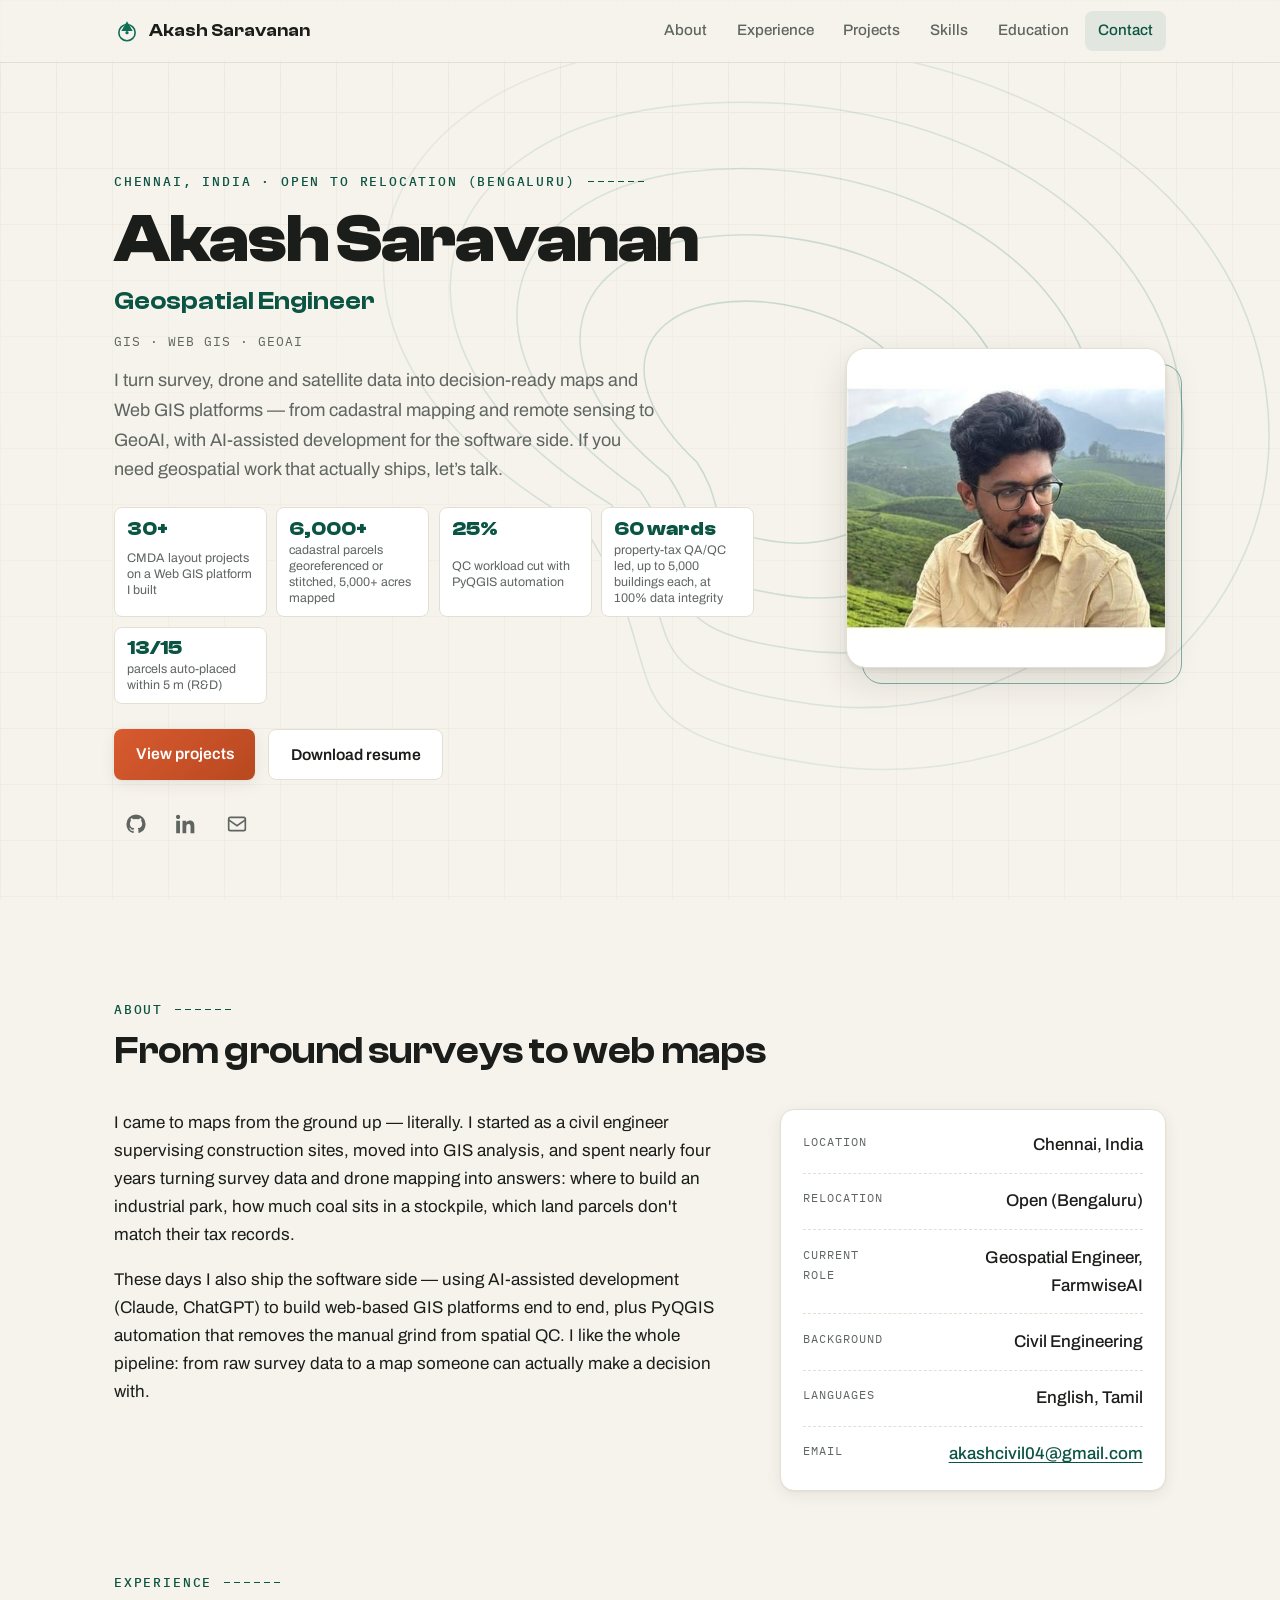
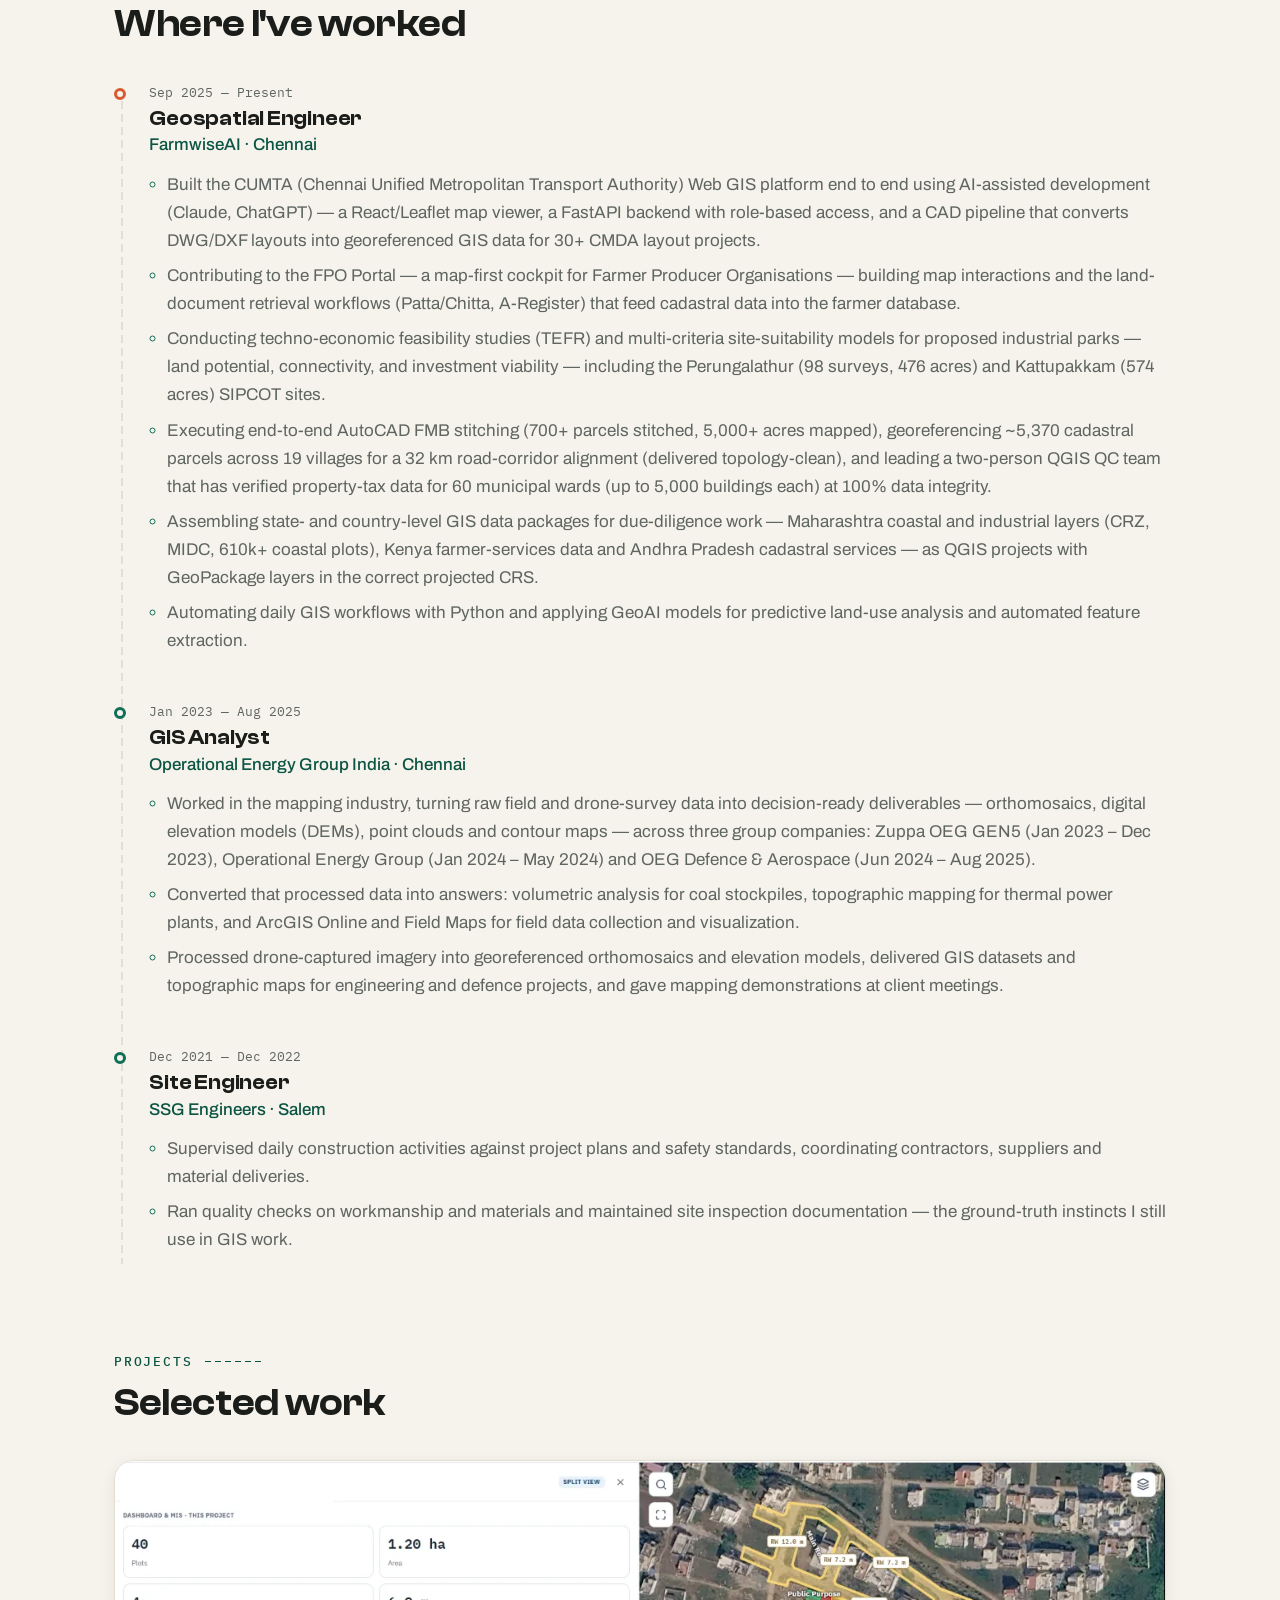
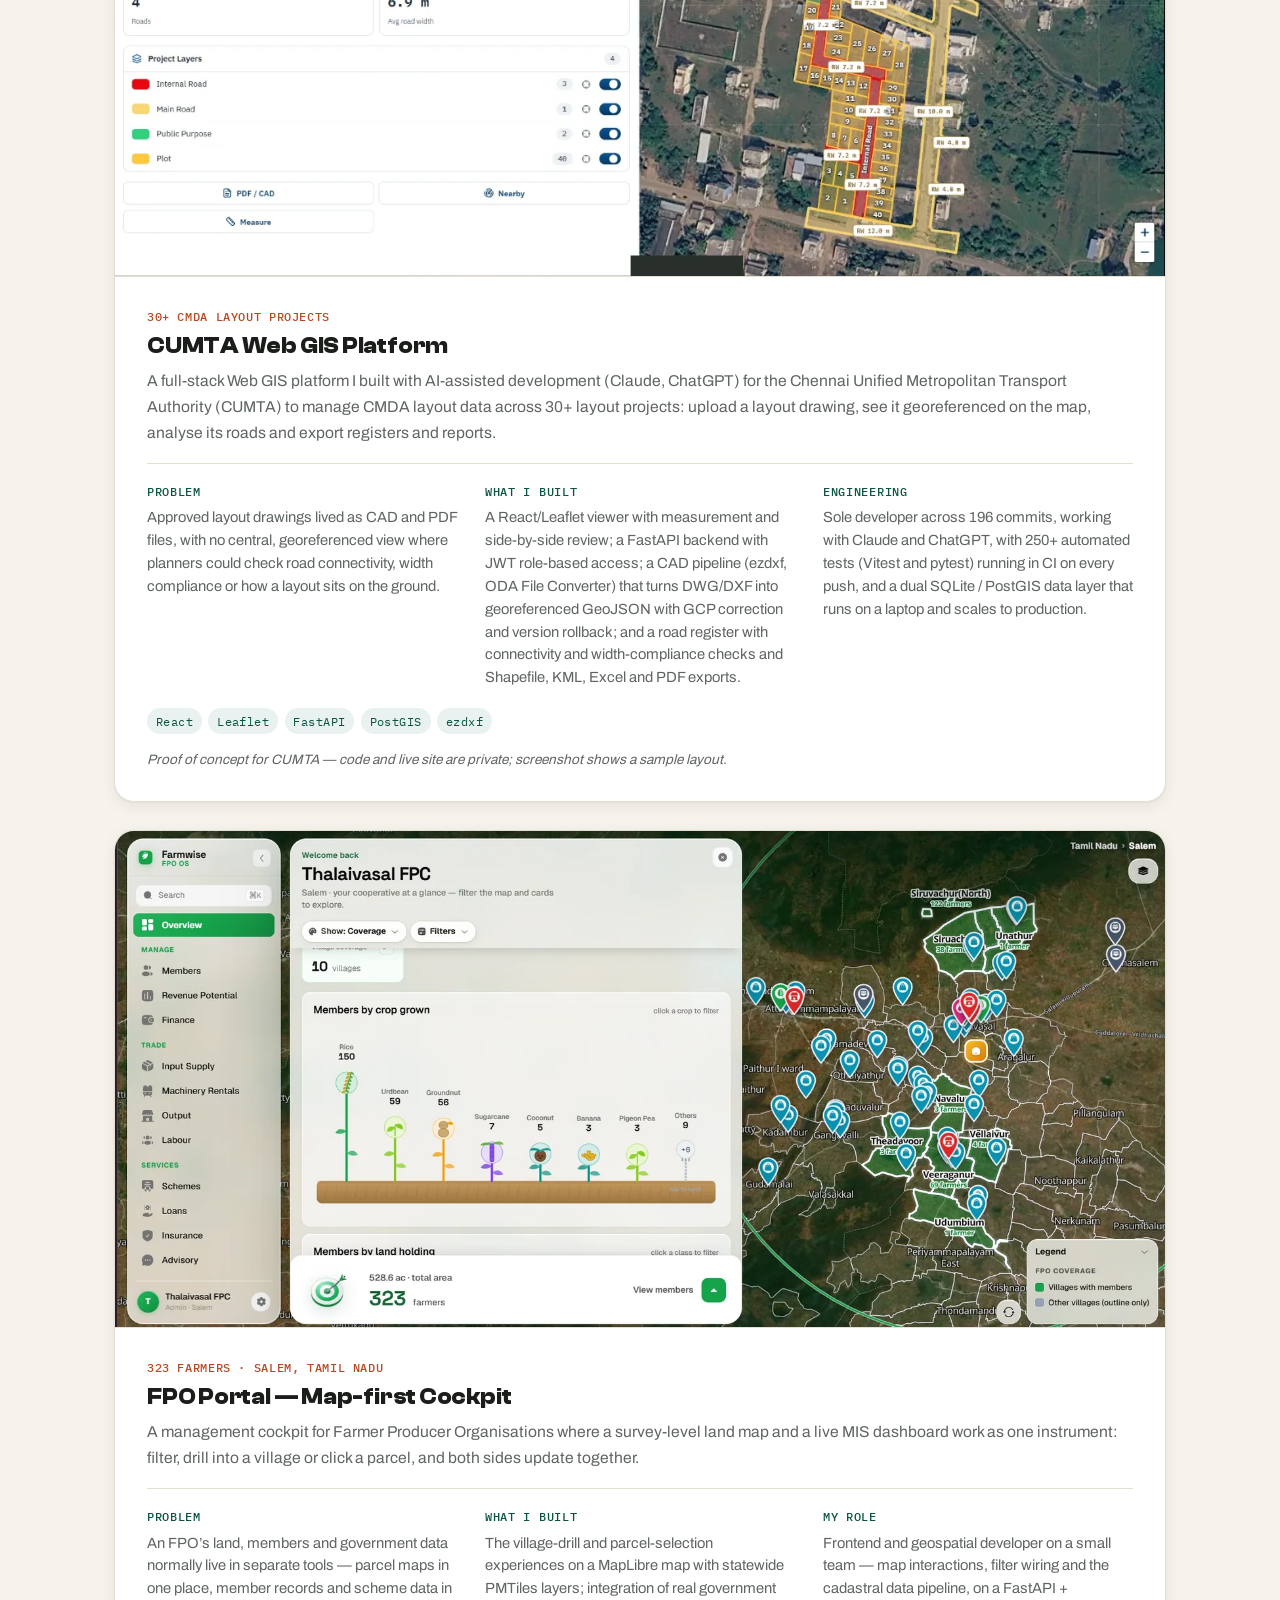
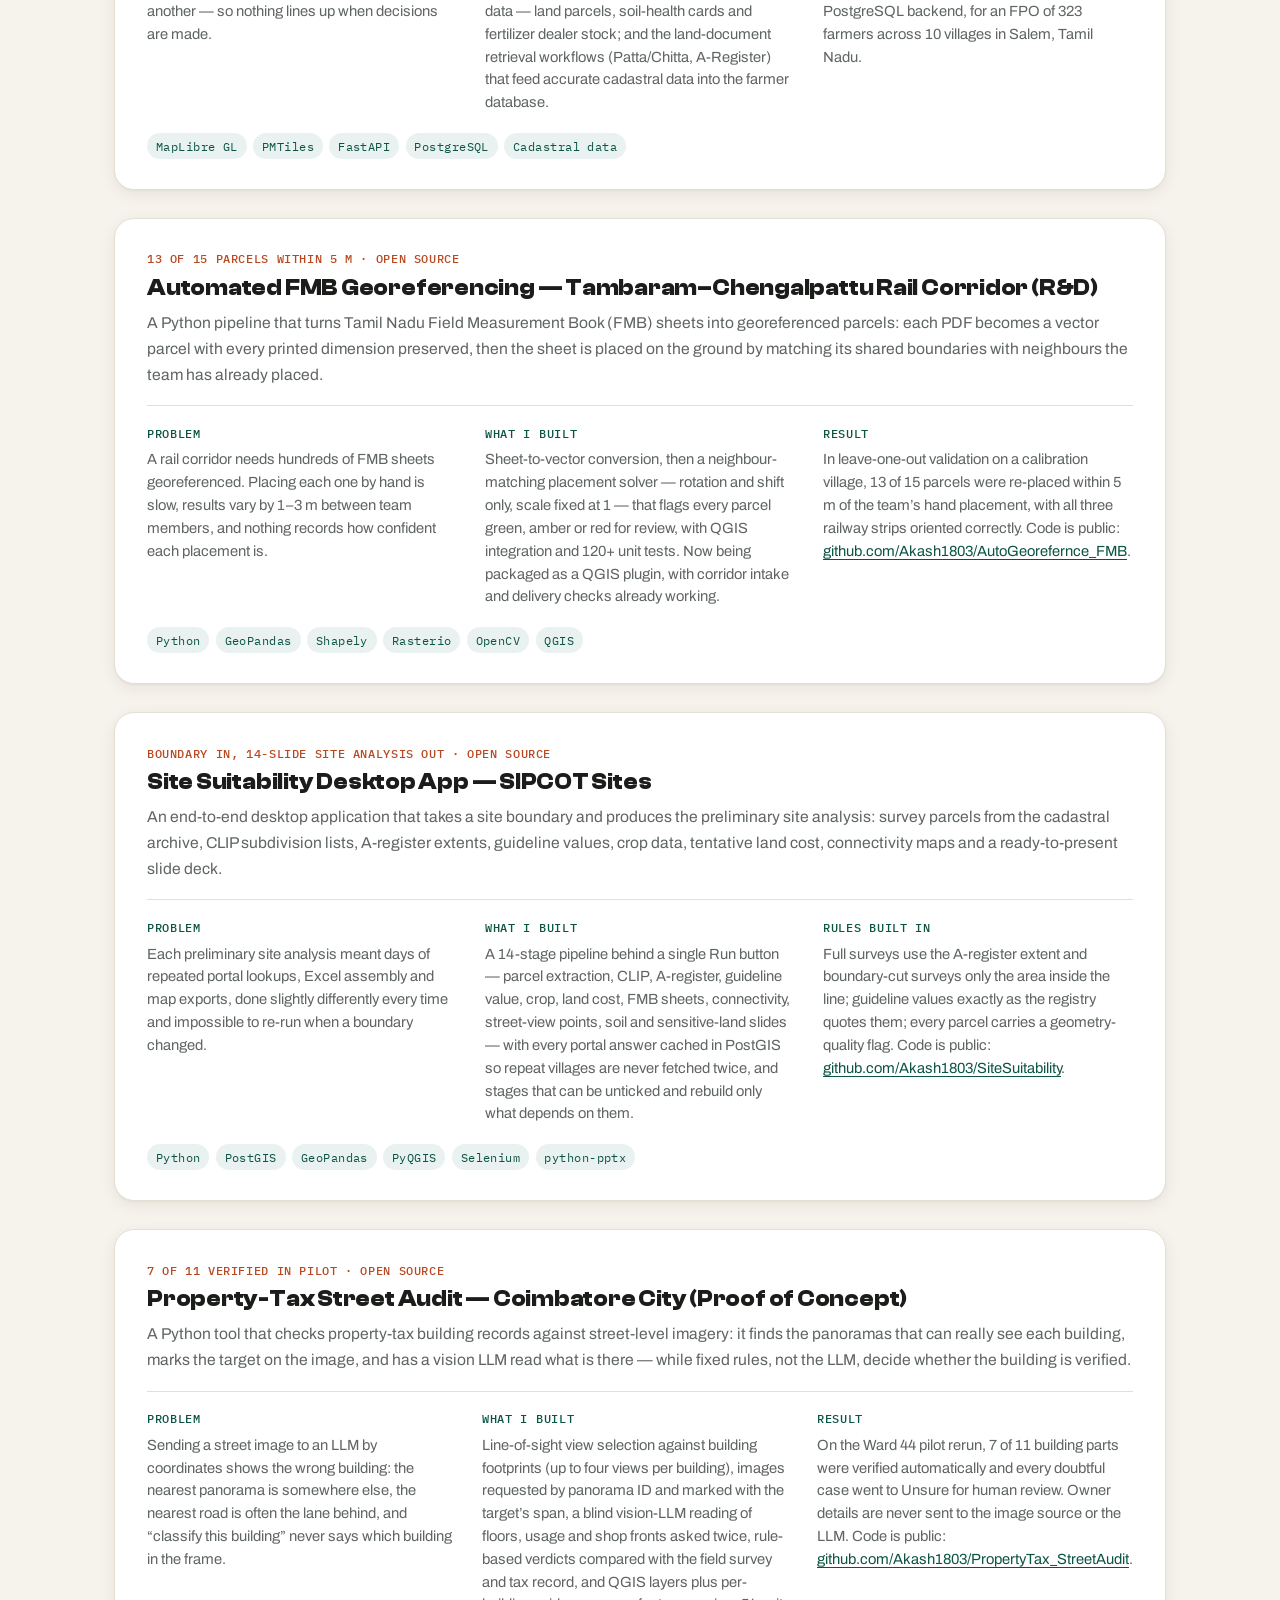
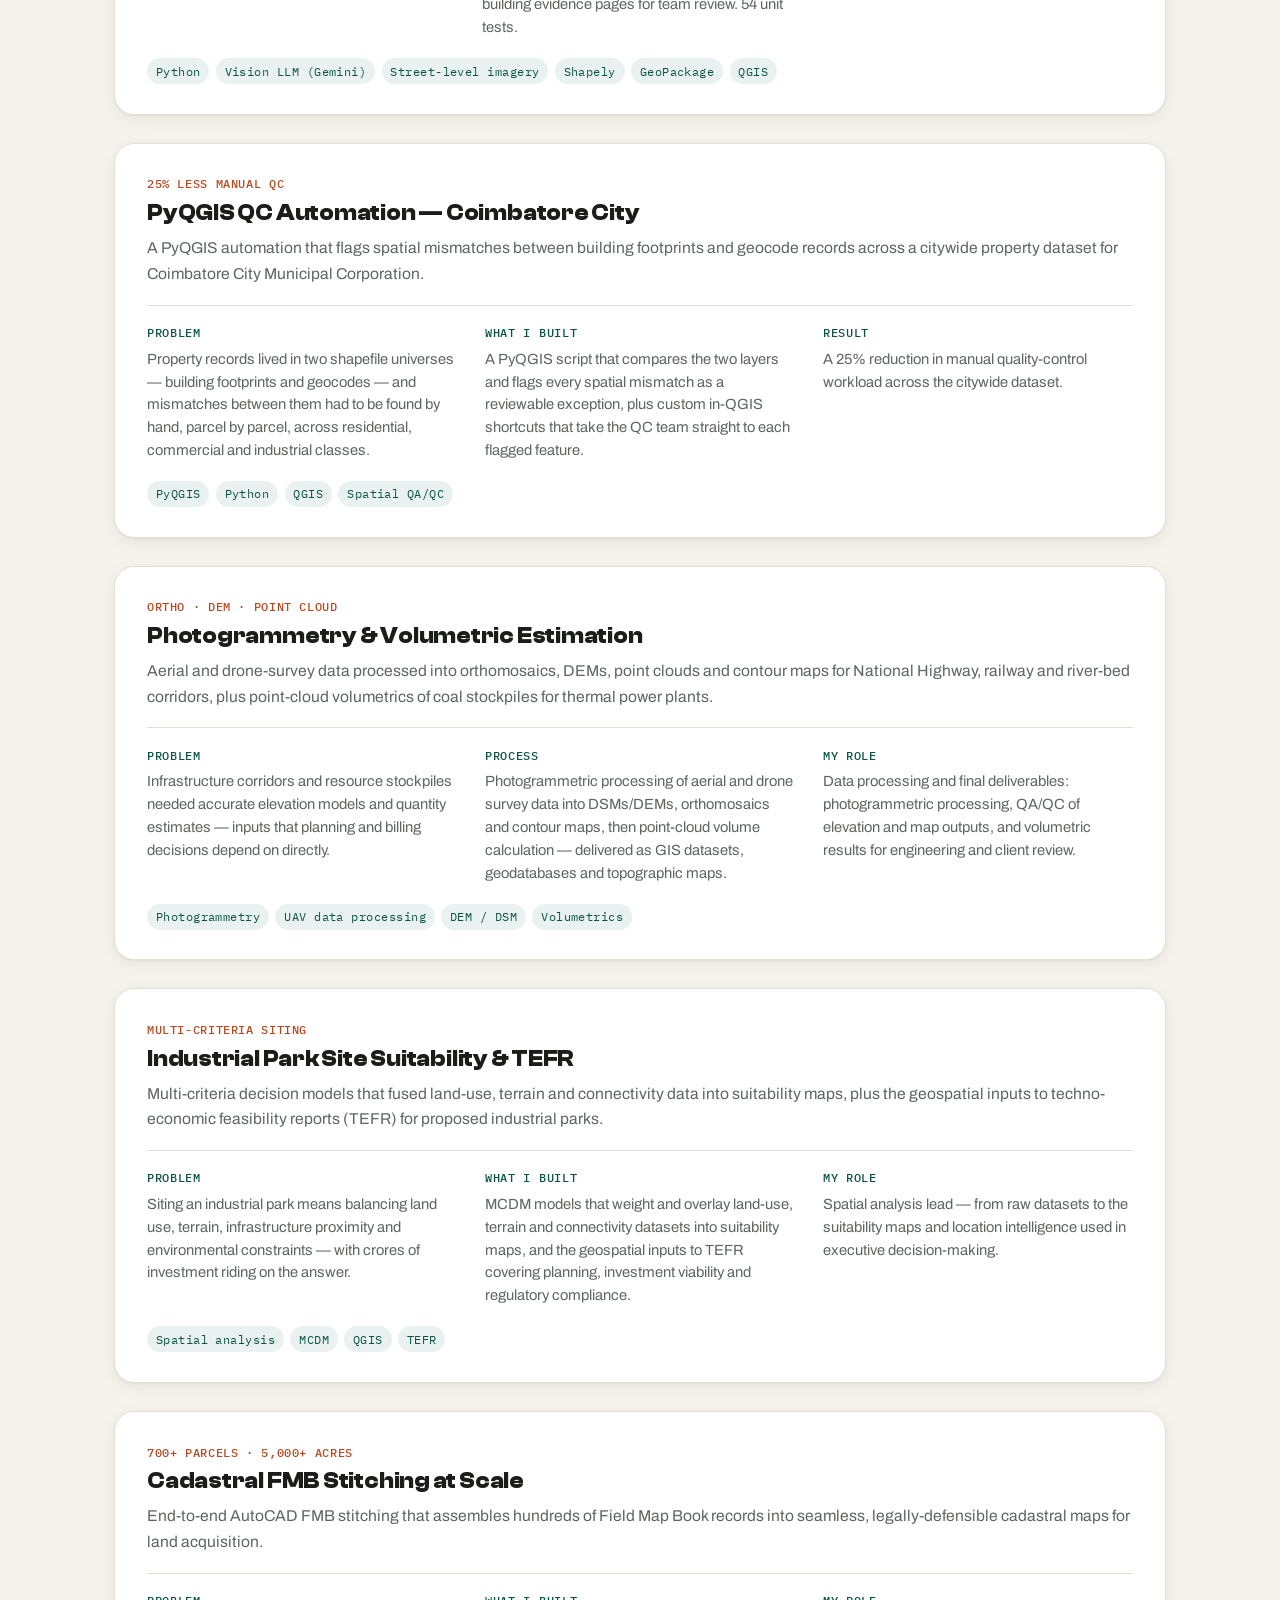
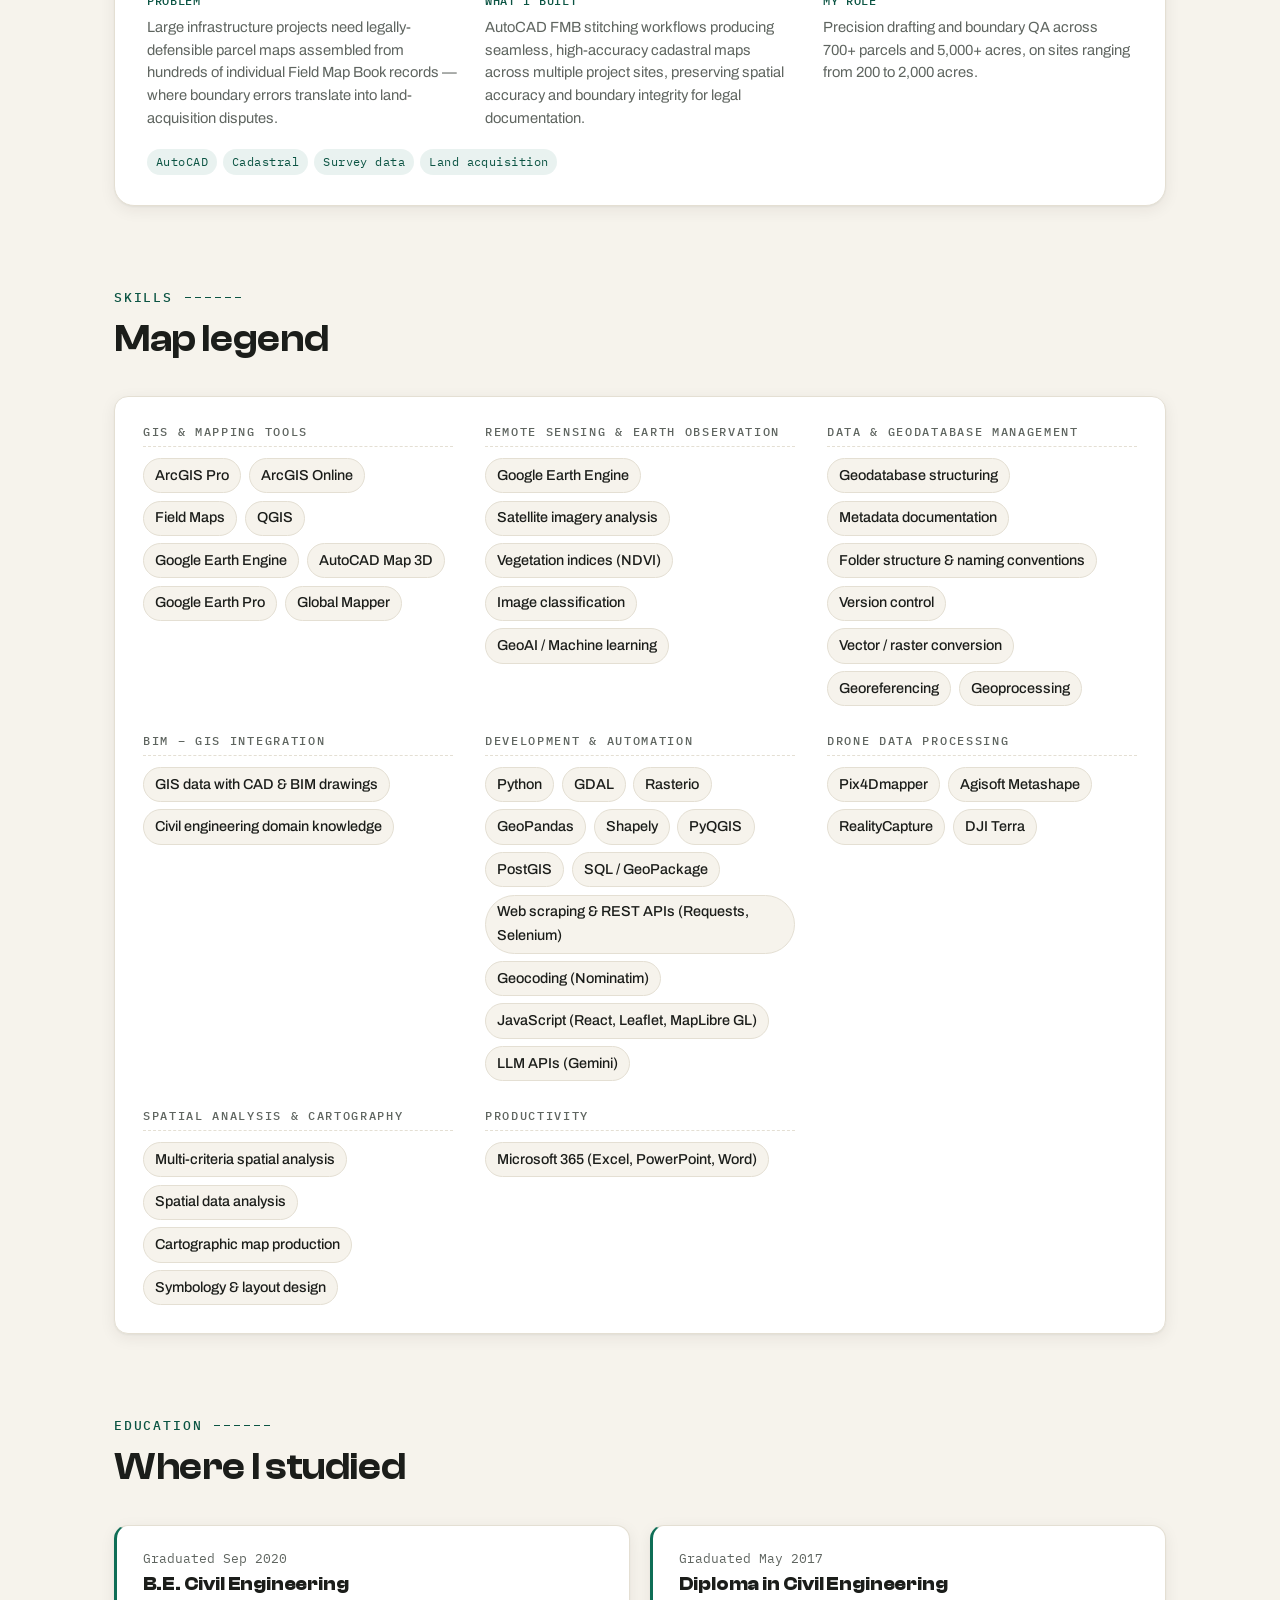
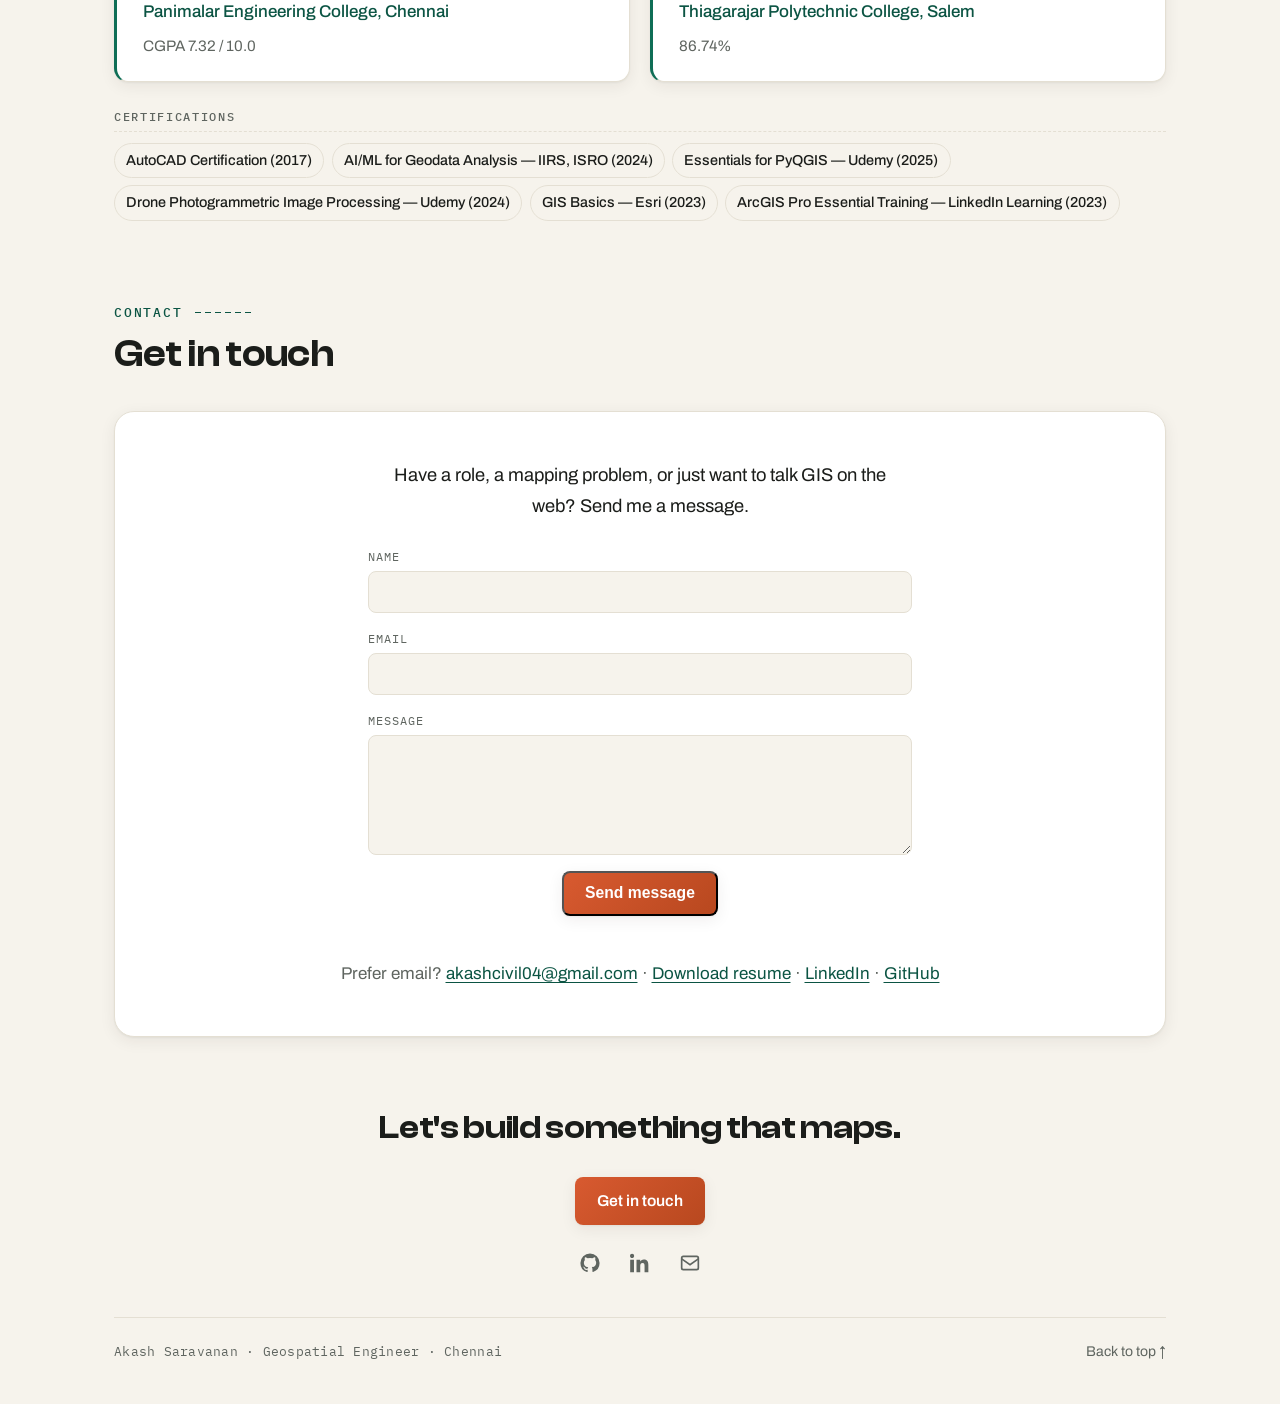
<file: index.html>
<!DOCTYPE html>
<html lang="en">
<head>
  <meta charset="UTF-8">
  <meta name="viewport" content="width=device-width, initial-scale=1">
  <title>Akash Saravanan — Geospatial Engineer</title>
  <meta name="description" content="Akash Saravanan — Geospatial Engineer in Chennai, India (open to Bengaluru). GIS, remote sensing, Web GIS and GeoAI: turning survey, drone and satellite data into decision-ready maps and platforms.">
  <link rel="canonical" href="https://akash1803.github.io/akash-saravanan-portfolio/">
  <meta property="og:type" content="website">
  <meta property="og:site_name" content="Akash Saravanan — Portfolio">
  <meta property="og:locale" content="en_IN">
  <meta property="og:url" content="https://akash1803.github.io/akash-saravanan-portfolio/">
  <meta property="og:title" content="Akash Saravanan — Geospatial Engineer">
  <meta property="og:description" content="Geospatial Engineer | GIS · Web GIS · GeoAI | Chennai, open to Bengaluru. 30+ layout projects on a Web GIS platform, 6,000+ cadastral parcels georeferenced or stitched, property-tax QA/QC for 60 wards, 25% QC workload cut.">
  <meta property="og:image" content="https://akash1803.github.io/akash-saravanan-portfolio/assets/og-image.jpg">
  <meta property="og:image:secure_url" content="https://akash1803.github.io/akash-saravanan-portfolio/assets/og-image.jpg">
  <meta property="og:image:type" content="image/jpeg">
  <meta property="og:image:width" content="1200">
  <meta property="og:image:height" content="630">
  <meta property="og:image:alt" content="Akash Saravanan — Geospatial Engineer, Chennai, India">
  <meta name="twitter:card" content="summary_large_image">
  <meta name="twitter:title" content="Akash Saravanan — Geospatial Engineer">
  <meta name="twitter:description" content="Geospatial Engineer | GIS · Web GIS · GeoAI | Chennai, open to Bengaluru.">
  <meta name="twitter:image" content="https://akash1803.github.io/akash-saravanan-portfolio/assets/og-image.jpg">
  <meta name="theme-color" content="#F6F3EC">
  <link rel="icon" href="assets/favicon.svg" type="image/svg+xml">
  <link rel="stylesheet" href="css/styles.css?v=21">
  <script>
    /* Progressive reveal: hide .reveal now, but never let a slow, cached, or broken
       script leave the page blank — a failsafe reveals every section shortly after
       load if the scroll observer never marked it ready. */
    document.documentElement.classList.add('reveal-on');
    window.addEventListener('DOMContentLoaded', function () {
      setTimeout(function () {
        if (!window.__revealReady) {
          var els = document.querySelectorAll('.reveal');
          for (var i = 0; i < els.length; i++) els[i].classList.add('in');
        }
      }, 1200);
    });
  </script>
  <script src="js/main.js?v=8" defer></script>
  <noscript><style>.reveal{opacity:1;translate:none}</style></noscript>
</head>
<body>
  <a class="skip-link" href="#about">Skip to content</a>

  <!-- ===== NAV ===== -->
  <header class="nav">
    <div class="nav-inner">
      <a class="brand" href="#top" aria-label="Akash Saravanan — back to top">
        <svg class="brand-mark" viewBox="0 0 64 64" aria-hidden="true" width="26" height="26">
          <circle cx="32" cy="36" r="20" fill="none" stroke="currentColor" stroke-width="4"/>
          <path d="M32 8 L46 32 H18 Z" fill="currentColor"/>
          <circle cx="32" cy="36" r="4" fill="currentColor"/>
        </svg>
        <span>Akash&nbsp;Saravanan</span>
      </a>
      <nav aria-label="Section navigation">
        <button id="navToggle" class="nav-toggle" aria-expanded="false" aria-controls="navLinks" aria-label="Menu">
          <span></span><span></span>
        </button>
        <ul id="navLinks" class="nav-links">
          <li><a class="nav-link" href="#about">About</a></li>
          <li><a class="nav-link" href="#experience">Experience</a></li>
          <li><a class="nav-link" href="#projects">Projects</a></li>
          <li><a class="nav-link" href="#skills">Skills</a></li>
          <li><a class="nav-link" href="#education">Education</a></li>
          <li><a class="nav-link" href="#contact">Contact</a></li>
        </ul>
      </nav>
    </div>
  </header>
  <!-- /NAV -->

  <main id="top">
    <!-- ===== HERO ===== -->
    <section class="hero" aria-label="Introduction">
      <svg class="contours" viewBox="0 0 900 640" aria-hidden="true" preserveAspectRatio="xMidYMid slice">
        <g fill="none" stroke="var(--accent)" stroke-width="1.1" opacity="0.5">
          <path pathLength="1" d="M450 320c-140-96-96-208 32-224s272 48 288 160-96 192-208 176-64-40-112-112z"/>
          <path pathLength="1" d="M430 330c-180-110-130-260 40-280s340 60 360 200-120 240-260 220-80-50-140-140z"/>
          <path pathLength="1" d="M410 345c-220-124-164-312 48-336s408 72 432 240-144 288-312 264-96-60-168-168z"/>
          <path pathLength="1" d="M470 310c-100-80-70-156 24-168s204 36 216 120-72 144-156 132-48-30-84-84z"/>
          <path pathLength="1" d="M490 300c-60-56-42-104 16-112s136 24 144 80-48 96-104 88-32-20-56-56z"/>
        </g>
      </svg>
      <div class="hero-inner">
        <div class="hero-copy">
          <p class="eyebrow">Chennai, India &middot; Open to relocation (Bengaluru)</p>
          <h1 class="hero-title">Akash Saravanan</h1>
          <p class="hero-role">Geospatial Engineer</p>
          <p class="hero-tags">GIS &middot; Web GIS &middot; GeoAI</p>
          <p class="hero-sub">I turn survey, drone and satellite data into decision-ready maps and Web GIS platforms &mdash; from cadastral mapping and remote sensing to GeoAI, with AI-assisted development for the software side. If you need geospatial work that actually ships, let&rsquo;s talk.</p>
          <ul class="stats" aria-label="Highlights">
            <li><strong>30+</strong><span>CMDA layout projects on a Web GIS platform I built</span></li>
            <li><strong>6,000+</strong><span>cadastral parcels georeferenced or stitched, 5,000+ acres mapped</span></li>
            <li><strong>25%</strong><span>QC workload cut with PyQGIS automation</span></li>
            <li><strong>60 wards</strong><span>property-tax QA/QC led, up to 5,000 buildings each, at 100% data integrity</span></li>
            <li><strong>13/15</strong><span>parcels auto-placed within 5 m (R&amp;D)</span></li>
          </ul>
          <div class="cta-row">
            <a class="btn btn-primary" href="#projects">View projects</a>
            <a class="btn btn-ghost" href="assets/Akash_CV.pdf?v=10" download="Akash_CV.pdf">Download resume</a>
          </div>
          <ul class="socials" aria-label="Profiles">
            <li><a href="https://github.com/Akash1803" target="_blank" rel="noopener noreferrer" aria-label="GitHub"><svg viewBox="0 0 24 24" width="20" height="20" fill="currentColor" aria-hidden="true"><path d="M12 .5A11.5 11.5 0 0 0 .5 12a11.5 11.5 0 0 0 7.86 10.93c.58.1.79-.25.79-.56v-2.17c-3.2.7-3.87-1.38-3.87-1.38-.53-1.33-1.28-1.69-1.28-1.69-1.04-.71.08-.7.08-.7 1.15.08 1.76 1.19 1.76 1.19 1.03 1.75 2.69 1.25 3.34.95.1-.74.4-1.25.72-1.53-2.55-.29-5.23-1.28-5.23-5.68 0-1.26.45-2.28 1.19-3.09-.12-.29-.52-1.46.11-3.05 0 0 .97-.31 3.17 1.18a11 11 0 0 1 5.78 0c2.2-1.49 3.16-1.18 3.16-1.18.64 1.59.24 2.76.12 3.05.74.81 1.19 1.83 1.19 3.09 0 4.41-2.69 5.38-5.25 5.67.41.35.77 1.04.77 2.1v3.11c0 .31.2.67.8.56A11.5 11.5 0 0 0 23.5 12 11.5 11.5 0 0 0 12 .5Z"/></svg></a></li>
            <li><a href="https://www.linkedin.com/in/akash-geospatial/" target="_blank" rel="noopener noreferrer" aria-label="LinkedIn"><svg viewBox="0 0 24 24" width="20" height="20" fill="currentColor" aria-hidden="true"><path d="M4.98 3.5C4.98 4.88 3.87 6 2.5 6S0 4.88 0 3.5 1.12 1 2.5 1s2.48 1.12 2.48 2.5ZM.22 8.09h4.56V23H.22V8.09Zm7.58 0h4.37v2.04h.06c.61-1.15 2.1-2.37 4.32-2.37 4.62 0 5.47 3.04 5.47 6.99V23h-4.55v-7.21c0-1.72-.03-3.93-2.4-3.93-2.4 0-2.77 1.87-2.77 3.8V23H7.8V8.09Z"/></svg></a></li>
            <li><a href="mailto:akashcivil04@gmail.com" aria-label="Email"><svg viewBox="0 0 24 24" width="20" height="20" fill="none" stroke="currentColor" stroke-width="2" aria-hidden="true"><rect x="2" y="4" width="20" height="16" rx="2"/><path d="m2 7 10 7L22 7"/></svg></a></li>
          </ul>
        </div>
        <div class="hero-photo">
          <img src="assets/profile.jpg" alt="Akash Saravanan" width="340" height="340" fetchpriority="high" decoding="async">
          <div class="hero-monogram" aria-hidden="true">AS</div>
        </div>
      </div>
    </section>
    <!-- /HERO -->
    <!-- ===== ABOUT ===== -->
    <section class="section reveal" id="about">
      <div class="section-head">
        <p class="eyebrow">About</p>
        <h2 class="section-title">From ground surveys to web maps</h2>
      </div>
      <div class="about-grid">
        <div class="about-text">
          <p>I came to maps from the ground up — literally. I started as a civil engineer supervising construction sites, moved into GIS analysis, and spent nearly four years turning survey data and drone mapping into answers: where to build an industrial park, how much coal sits in a stockpile, which land parcels don't match their tax records.</p>
          <p>These days I also ship the software side — using AI-assisted development (Claude, ChatGPT) to build web-based GIS platforms end to end, plus PyQGIS automation that removes the manual grind from spatial QC. I like the whole pipeline: from raw survey data to a map someone can actually make a decision with.</p>
        </div>
        <dl class="facts">
          <div class="fact"><dt>Location</dt><dd>Chennai, India</dd></div>
          <div class="fact"><dt>Relocation</dt><dd>Open (Bengaluru)</dd></div>
          <div class="fact"><dt>Current role</dt><dd>Geospatial Engineer, FarmwiseAI</dd></div>
          <div class="fact"><dt>Background</dt><dd>Civil Engineering</dd></div>
          <div class="fact"><dt>Languages</dt><dd>English, Tamil</dd></div>
          <div class="fact"><dt>Email</dt><dd><a href="mailto:akashcivil04@gmail.com">akashcivil04@gmail.com</a></dd></div>
        </dl>
      </div>
    </section>
    <!-- /ABOUT -->
    <!-- ===== EXPERIENCE ===== -->
    <section class="section reveal" id="experience">
      <div class="section-head">
        <p class="eyebrow">Experience</p>
        <h2 class="section-title">Where I've worked</h2>
      </div>
      <ol class="timeline">
        <li class="t-item t-current">
          <p class="t-date">Sep 2025 — Present</p>
          <h3 class="t-role">Geospatial Engineer</h3>
          <p class="t-org">FarmwiseAI · Chennai</p>
          <ul class="t-points">
            <li>Built the CUMTA (Chennai Unified Metropolitan Transport Authority) Web GIS platform end to end using AI-assisted development (Claude, ChatGPT) — a React/Leaflet map viewer, a FastAPI backend with role-based access, and a CAD pipeline that converts DWG/DXF layouts into georeferenced GIS data for 30+ CMDA layout projects.</li>
            <li>Contributing to the FPO Portal &mdash; a map-first cockpit for Farmer Producer Organisations &mdash; building map interactions and the land-document retrieval workflows (Patta/Chitta, A-Register) that feed cadastral data into the farmer database.</li>
            <li>Conducting techno-economic feasibility studies (TEFR) and multi-criteria site-suitability models for proposed industrial parks — land potential, connectivity, and investment viability — including the Perungalathur (98 surveys, 476 acres) and Kattupakkam (574 acres) SIPCOT sites.</li>
            <li>Executing end-to-end AutoCAD FMB stitching (700+ parcels stitched, 5,000+ acres mapped), georeferencing ~5,370 cadastral parcels across 19 villages for a 32 km road-corridor alignment (delivered topology-clean), and leading a two-person QGIS QC team that has verified property-tax data for 60 municipal wards (up to 5,000 buildings each) at 100% data integrity.</li>
            <li>Assembling state- and country-level GIS data packages for due-diligence work — Maharashtra coastal and industrial layers (CRZ, MIDC, 610k+ coastal plots), Kenya farmer-services data and Andhra Pradesh cadastral services — as QGIS projects with GeoPackage layers in the correct projected CRS.</li>
            <li>Automating daily GIS workflows with Python and applying GeoAI models for predictive land-use analysis and automated feature extraction.</li>
          </ul>
        </li>
        <li class="t-item">
          <p class="t-date">Jan 2023 — Aug 2025</p>
          <h3 class="t-role">GIS Analyst</h3>
          <p class="t-org">Operational Energy Group India · Chennai</p>
          <ul class="t-points">
            <li>Worked in the mapping industry, turning raw field and drone-survey data into decision-ready deliverables — orthomosaics, digital elevation models (DEMs), point clouds and contour maps — across three group companies: Zuppa OEG GEN5 (Jan 2023 &ndash; Dec 2023), Operational Energy Group (Jan 2024 &ndash; May 2024) and OEG Defence &amp; Aerospace (Jun 2024 &ndash; Aug 2025).</li>
            <li>Converted that processed data into answers: volumetric analysis for coal stockpiles, topographic mapping for thermal power plants, and ArcGIS Online and Field Maps for field data collection and visualization.</li>
            <li>Processed drone-captured imagery into georeferenced orthomosaics and elevation models, delivered GIS datasets and topographic maps for engineering and defence projects, and gave mapping demonstrations at client meetings.</li>
          </ul>
        </li>
        <li class="t-item">
          <p class="t-date">Dec 2021 — Dec 2022</p>
          <h3 class="t-role">Site Engineer</h3>
          <p class="t-org">SSG Engineers · Salem</p>
          <ul class="t-points">
            <li>Supervised daily construction activities against project plans and safety standards, coordinating contractors, suppliers and material deliveries.</li>
            <li>Ran quality checks on workmanship and materials and maintained site inspection documentation — the ground-truth instincts I still use in GIS work.</li>
          </ul>
        </li>
      </ol>
    </section>
    <!-- /EXPERIENCE -->
    <!-- ===== PROJECTS ===== -->
    <section class="section reveal" id="projects">
      <div class="section-head">
        <p class="eyebrow">Projects</p>
        <h2 class="section-title">Selected work</h2>
      </div>
      <div class="showcase">
        <article class="show-row featured">
          <div class="show-visual">
            <picture>
              <source srcset="assets/projects/webgis.webp" type="image/webp">
              <img class="show-art" src="assets/projects/webgis.png?v=1" alt="CUMTA Web GIS platform — dashboard with plot, area and road stats, a layers panel, and an interactive cadastral parcel map over satellite imagery" width="1279" height="505" decoding="async">
            </picture>
          </div>
          <div class="show-body">
            <p class="show-metric">30+ CMDA layout projects</p>
            <h3 class="show-name">CUMTA Web GIS Platform</h3>
            <p class="show-desc">A full-stack Web GIS platform I built with AI-assisted development (Claude, ChatGPT) for the Chennai Unified Metropolitan Transport Authority (CUMTA) to manage CMDA layout data across 30+ layout projects: upload a layout drawing, see it georeferenced on the map, analyse its roads and export registers and reports.</p>
            <div class="show-blocks">
              <div class="show-block"><h4>Problem</h4><p>Approved layout drawings lived as CAD and PDF files, with no central, georeferenced view where planners could check road connectivity, width compliance or how a layout sits on the ground.</p></div>
              <div class="show-block"><h4>What I built</h4><p>A React/Leaflet viewer with measurement and side-by-side review; a FastAPI backend with JWT role-based access; a CAD pipeline (ezdxf, ODA File Converter) that turns DWG/DXF into georeferenced GeoJSON with GCP correction and version rollback; and a road register with connectivity and width-compliance checks and Shapefile, KML, Excel and PDF exports.</p></div>
              <div class="show-block"><h4>Engineering</h4><p>Sole developer across 196 commits, working with Claude and ChatGPT, with 250+ automated tests (Vitest and pytest) running in CI on every push, and a dual SQLite / PostGIS data layer that runs on a laptop and scales to production.</p></div>
            </div>
            <div class="tags"><span class="tag">React</span><span class="tag">Leaflet</span><span class="tag">FastAPI</span><span class="tag">PostGIS</span><span class="tag">ezdxf</span></div>
            <p class="show-note">Proof of concept for CUMTA &mdash; code and live site are private; screenshot shows a sample layout.</p>
          </div>
        </article>
        <article class="show-row featured">
          <div class="show-visual">
            <picture>
              <source srcset="assets/projects/faas-fpo.webp" type="image/webp">
              <img class="show-art" src="assets/projects/faas-fpo.jpg" alt="FPO Portal &mdash; the Thalaivasal FPC overview: a members-by-crop chart and coverage stats beside a satellite map of member villages around Salem, Tamil Nadu" width="1600" height="756" decoding="async">
            </picture>
          </div>
          <div class="show-body">
            <p class="show-metric">323 farmers &middot; Salem, Tamil Nadu</p>
            <h3 class="show-name">FPO Portal &mdash; Map-first Cockpit</h3>
            <p class="show-desc">A management cockpit for Farmer Producer Organisations where a survey-level land map and a live MIS dashboard work as one instrument: filter, drill into a village or click a parcel, and both sides update together.</p>
            <div class="show-blocks">
              <div class="show-block"><h4>Problem</h4><p>An FPO&rsquo;s land, members and government data normally live in separate tools &mdash; parcel maps in one place, member records and scheme data in another &mdash; so nothing lines up when decisions are made.</p></div>
              <div class="show-block"><h4>What I built</h4><p>The village-drill and parcel-selection experiences on a MapLibre map with statewide PMTiles layers; integration of real government data &mdash; land parcels, soil-health cards and fertilizer dealer stock; and the land-document retrieval workflows (Patta/Chitta, A-Register) that feed accurate cadastral data into the farmer database.</p></div>
              <div class="show-block"><h4>My role</h4><p>Frontend and geospatial developer on a small team &mdash; map interactions, filter wiring and the cadastral data pipeline, on a FastAPI + PostgreSQL backend, for an FPO of 323 farmers across 10 villages in Salem, Tamil Nadu.</p></div>
            </div>
            <div class="tags"><span class="tag">MapLibre GL</span><span class="tag">PMTiles</span><span class="tag">FastAPI</span><span class="tag">PostgreSQL</span><span class="tag">Cadastral data</span></div>
          </div>
        </article>
        <article class="show-row text-only">
          <div class="show-body">
            <p class="show-metric">13 of 15 parcels within 5 m &middot; open source</p>
            <h3 class="show-name">Automated FMB Georeferencing &mdash; Tambaram&ndash;Chengalpattu Rail Corridor (R&amp;D)</h3>
            <p class="show-desc">A Python pipeline that turns Tamil Nadu Field Measurement Book (FMB) sheets into georeferenced parcels: each PDF becomes a vector parcel with every printed dimension preserved, then the sheet is placed on the ground by matching its shared boundaries with neighbours the team has already placed.</p>
            <div class="show-blocks">
              <div class="show-block"><h4>Problem</h4><p>A rail corridor needs hundreds of FMB sheets georeferenced. Placing each one by hand is slow, results vary by 1&ndash;3 m between team members, and nothing records how confident each placement is.</p></div>
              <div class="show-block"><h4>What I built</h4><p>Sheet-to-vector conversion, then a neighbour-matching placement solver &mdash; rotation and shift only, scale fixed at 1 &mdash; that flags every parcel green, amber or red for review, with QGIS integration and 120+ unit tests. Now being packaged as a QGIS plugin, with corridor intake and delivery checks already working.</p></div>
              <div class="show-block"><h4>Result</h4><p>In leave-one-out validation on a calibration village, 13 of 15 parcels were re-placed within 5 m of the team&rsquo;s hand placement, with all three railway strips oriented correctly. Code is public: <a href="https://github.com/Akash1803/AutoGeorefernce_FMB" target="_blank" rel="noopener noreferrer">github.com/Akash1803/AutoGeorefernce_FMB</a>.</p></div>
            </div>
            <div class="tags"><span class="tag">Python</span><span class="tag">GeoPandas</span><span class="tag">Shapely</span><span class="tag">Rasterio</span><span class="tag">OpenCV</span><span class="tag">QGIS</span></div>
          </div>
        </article>
        <article class="show-row text-only">
          <div class="show-body">
            <p class="show-metric">Boundary in, 14-slide site analysis out &middot; open source</p>
            <h3 class="show-name">Site Suitability Desktop App &mdash; SIPCOT Sites</h3>
            <p class="show-desc">An end-to-end desktop application that takes a site boundary and produces the preliminary site analysis: survey parcels from the cadastral archive, CLIP subdivision lists, A-register extents, guideline values, crop data, tentative land cost, connectivity maps and a ready-to-present slide deck.</p>
            <div class="show-blocks">
              <div class="show-block"><h4>Problem</h4><p>Each preliminary site analysis meant days of repeated portal lookups, Excel assembly and map exports, done slightly differently every time and impossible to re-run when a boundary changed.</p></div>
              <div class="show-block"><h4>What I built</h4><p>A 14-stage pipeline behind a single Run button &mdash; parcel extraction, CLIP, A-register, guideline value, crop, land cost, FMB sheets, connectivity, street-view points, soil and sensitive-land slides &mdash; with every portal answer cached in PostGIS so repeat villages are never fetched twice, and stages that can be unticked and rebuild only what depends on them.</p></div>
              <div class="show-block"><h4>Rules built in</h4><p>Full surveys use the A-register extent and boundary-cut surveys only the area inside the line; guideline values exactly as the registry quotes them; every parcel carries a geometry-quality flag. Code is public: <a href="https://github.com/Akash1803/SiteSuitability" target="_blank" rel="noopener noreferrer">github.com/Akash1803/SiteSuitability</a>.</p></div>
            </div>
            <div class="tags"><span class="tag">Python</span><span class="tag">PostGIS</span><span class="tag">GeoPandas</span><span class="tag">PyQGIS</span><span class="tag">Selenium</span><span class="tag">python-pptx</span></div>
          </div>
        </article>
        <article class="show-row text-only">
          <div class="show-body">
            <p class="show-metric">7 of 11 verified in pilot &middot; open source</p>
            <h3 class="show-name">Property-Tax Street Audit &mdash; Coimbatore City (Proof of Concept)</h3>
            <p class="show-desc">A Python tool that checks property-tax building records against street-level imagery: it finds the panoramas that can really see each building, marks the target on the image, and has a vision LLM read what is there &mdash; while fixed rules, not the LLM, decide whether the building is verified.</p>
            <div class="show-blocks">
              <div class="show-block"><h4>Problem</h4><p>Sending a street image to an LLM by coordinates shows the wrong building: the nearest panorama is somewhere else, the nearest road is often the lane behind, and &ldquo;classify this building&rdquo; never says which building in the frame.</p></div>
              <div class="show-block"><h4>What I built</h4><p>Line-of-sight view selection against building footprints (up to four views per building), images requested by panorama ID and marked with the target&rsquo;s span, a blind vision-LLM reading of floors, usage and shop fronts asked twice, rule-based verdicts compared with the field survey and tax record, and QGIS layers plus per-building evidence pages for team review. 54 unit tests.</p></div>
              <div class="show-block"><h4>Result</h4><p>On the Ward 44 pilot rerun, 7 of 11 building parts were verified automatically and every doubtful case went to Unsure for human review. Owner details are never sent to the image source or the LLM. Code is public: <a href="https://github.com/Akash1803/PropertyTax_StreetAudit" target="_blank" rel="noopener noreferrer">github.com/Akash1803/PropertyTax_StreetAudit</a>.</p></div>
            </div>
            <div class="tags"><span class="tag">Python</span><span class="tag">Vision LLM (Gemini)</span><span class="tag">Street-level imagery</span><span class="tag">Shapely</span><span class="tag">GeoPackage</span><span class="tag">QGIS</span></div>
          </div>
        </article>
        <article class="show-row text-only">
          <!-- IMAGE-SLOT pyqgis-qc: when the screenshot arrives, add
               <div class="show-visual"><img class="show-art" src="assets/projects/pyqgis-qc.webp" alt="PyQGIS QC Automation — Coimbatore City screenshot"></div>
               as the first child of this article and change the class "text-only" to "featured". -->
          <div class="show-body">
            <p class="show-metric">25% less manual QC</p>
            <h3 class="show-name">PyQGIS QC Automation &mdash; Coimbatore City</h3>
            <p class="show-desc">A PyQGIS automation that flags spatial mismatches between building footprints and geocode records across a citywide property dataset for Coimbatore City Municipal Corporation.</p>
            <div class="show-blocks">
              <div class="show-block"><h4>Problem</h4><p>Property records lived in two shapefile universes &mdash; building footprints and geocodes &mdash; and mismatches between them had to be found by hand, parcel by parcel, across residential, commercial and industrial classes.</p></div>
              <div class="show-block"><h4>What I built</h4><p>A PyQGIS script that compares the two layers and flags every spatial mismatch as a reviewable exception, plus custom in-QGIS shortcuts that take the QC team straight to each flagged feature.</p></div>
              <div class="show-block"><h4>Result</h4><p>A 25% reduction in manual quality-control workload across the citywide dataset.</p></div>
            </div>
            <div class="tags"><span class="tag">PyQGIS</span><span class="tag">Python</span><span class="tag">QGIS</span><span class="tag">Spatial QA/QC</span></div>
          </div>
        </article>
        <article class="show-row text-only">
          <!-- IMAGE-SLOT photogrammetry: when the screenshot arrives, add
               <div class="show-visual"><img class="show-art" src="assets/projects/photogrammetry.webp" alt="Photogrammetry &amp; Volumetric Estimation screenshot"></div>
               as the first child of this article and change the class "text-only" to "featured". -->
          <div class="show-body">
            <p class="show-metric">Ortho &middot; DEM &middot; point cloud</p>
            <h3 class="show-name">Photogrammetry &amp; Volumetric Estimation</h3>
            <p class="show-desc">Aerial and drone-survey data processed into orthomosaics, DEMs, point clouds and contour maps for National Highway, railway and river-bed corridors, plus point-cloud volumetrics of coal stockpiles for thermal power plants.</p>
            <div class="show-blocks">
              <div class="show-block"><h4>Problem</h4><p>Infrastructure corridors and resource stockpiles needed accurate elevation models and quantity estimates &mdash; inputs that planning and billing decisions depend on directly.</p></div>
              <div class="show-block"><h4>Process</h4><p>Photogrammetric processing of aerial and drone survey data into DSMs/DEMs, orthomosaics and contour maps, then point-cloud volume calculation &mdash; delivered as GIS datasets, geodatabases and topographic maps.</p></div>
              <div class="show-block"><h4>My role</h4><p>Data processing and final deliverables: photogrammetric processing, QA/QC of elevation and map outputs, and volumetric results for engineering and client review.</p></div>
            </div>
            <div class="tags"><span class="tag">Photogrammetry</span><span class="tag">UAV data processing</span><span class="tag">DEM / DSM</span><span class="tag">Volumetrics</span></div>
          </div>
        </article>
        <article class="show-row text-only">
          <!-- IMAGE-SLOT site-suitability: when the screenshot arrives, add
               <div class="show-visual"><img class="show-art" src="assets/projects/site-suitability.webp" alt="Industrial Park Site Suitability &amp; TEFR screenshot"></div>
               as the first child of this article and change the class "text-only" to "featured". -->
          <div class="show-body">
            <p class="show-metric">Multi-criteria siting</p>
            <h3 class="show-name">Industrial Park Site Suitability &amp; TEFR</h3>
            <p class="show-desc">Multi-criteria decision models that fused land-use, terrain and connectivity data into suitability maps, plus the geospatial inputs to techno-economic feasibility reports (TEFR) for proposed industrial parks.</p>
            <div class="show-blocks">
              <div class="show-block"><h4>Problem</h4><p>Siting an industrial park means balancing land use, terrain, infrastructure proximity and environmental constraints &mdash; with crores of investment riding on the answer.</p></div>
              <div class="show-block"><h4>What I built</h4><p>MCDM models that weight and overlay land-use, terrain and connectivity datasets into suitability maps, and the geospatial inputs to TEFR covering planning, investment viability and regulatory compliance.</p></div>
              <div class="show-block"><h4>My role</h4><p>Spatial analysis lead &mdash; from raw datasets to the suitability maps and location intelligence used in executive decision-making.</p></div>
            </div>
            <div class="tags"><span class="tag">Spatial analysis</span><span class="tag">MCDM</span><span class="tag">QGIS</span><span class="tag">TEFR</span></div>
          </div>
        </article>
        <article class="show-row text-only">
          <!-- IMAGE-SLOT cadastral: when the screenshot arrives, add
               <div class="show-visual"><img class="show-art" src="assets/projects/cadastral.webp" alt="Cadastral FMB Stitching at Scale screenshot"></div>
               as the first child of this article and change the class "text-only" to "featured". -->
          <div class="show-body">
            <p class="show-metric">700+ parcels &middot; 5,000+ acres</p>
            <h3 class="show-name">Cadastral FMB Stitching at Scale</h3>
            <p class="show-desc">End-to-end AutoCAD FMB stitching that assembles hundreds of Field Map Book records into seamless, legally-defensible cadastral maps for land acquisition.</p>
            <div class="show-blocks">
              <div class="show-block"><h4>Problem</h4><p>Large infrastructure projects need legally-defensible parcel maps assembled from hundreds of individual Field Map Book records &mdash; where boundary errors translate into land-acquisition disputes.</p></div>
              <div class="show-block"><h4>What I built</h4><p>AutoCAD FMB stitching workflows producing seamless, high-accuracy cadastral maps across multiple project sites, preserving spatial accuracy and boundary integrity for legal documentation.</p></div>
              <div class="show-block"><h4>My role</h4><p>Precision drafting and boundary QA across 700+ parcels and 5,000+ acres, on sites ranging from 200 to 2,000 acres.</p></div>
            </div>
            <div class="tags"><span class="tag">AutoCAD</span><span class="tag">Cadastral</span><span class="tag">Survey data</span><span class="tag">Land acquisition</span></div>
          </div>
        </article>
      </div>
    </section>
    <!-- /PROJECTS -->
    <!-- ===== SKILLS ===== -->
    <section class="section reveal" id="skills">
      <div class="section-head">
        <p class="eyebrow">Skills</p>
        <h2 class="section-title">Map legend</h2>
      </div>
      <div class="legend">
        <div class="legend-group">
          <h3>GIS &amp; Mapping Tools</h3>
          <ul class="chips"><li class="chip">ArcGIS Pro</li><li class="chip">ArcGIS Online</li><li class="chip">Field Maps</li><li class="chip">QGIS</li><li class="chip">Google Earth Engine</li><li class="chip">AutoCAD Map 3D</li><li class="chip">Google Earth Pro</li><li class="chip">Global Mapper</li></ul>
        </div>
        <div class="legend-group">
          <h3>Remote Sensing &amp; Earth Observation</h3>
          <ul class="chips"><li class="chip">Google Earth Engine</li><li class="chip">Satellite imagery analysis</li><li class="chip">Vegetation indices (NDVI)</li><li class="chip">Image classification</li><li class="chip">GeoAI / Machine learning</li></ul>
        </div>
        <div class="legend-group">
          <h3>Data &amp; Geodatabase Management</h3>
          <ul class="chips"><li class="chip">Geodatabase structuring</li><li class="chip">Metadata documentation</li><li class="chip">Folder structure &amp; naming conventions</li><li class="chip">Version control</li><li class="chip">Vector / raster conversion</li><li class="chip">Georeferencing</li><li class="chip">Geoprocessing</li></ul>
        </div>
        <div class="legend-group">
          <h3>BIM &ndash; GIS Integration</h3>
          <ul class="chips"><li class="chip">GIS data with CAD &amp; BIM drawings</li><li class="chip">Civil engineering domain knowledge</li></ul>
        </div>
        <div class="legend-group">
          <h3>Development &amp; Automation</h3>
          <ul class="chips"><li class="chip">Python</li><li class="chip">GDAL</li><li class="chip">Rasterio</li><li class="chip">GeoPandas</li><li class="chip">Shapely</li><li class="chip">PyQGIS</li><li class="chip">PostGIS</li><li class="chip">SQL / GeoPackage</li><li class="chip">Web scraping &amp; REST APIs (Requests, Selenium)</li><li class="chip">Geocoding (Nominatim)</li><li class="chip">JavaScript (React, Leaflet, MapLibre GL)</li><li class="chip">LLM APIs (Gemini)</li></ul>
        </div>
        <div class="legend-group">
          <h3>Drone Data Processing</h3>
          <ul class="chips"><li class="chip">Pix4Dmapper</li><li class="chip">Agisoft Metashape</li><li class="chip">RealityCapture</li><li class="chip">DJI Terra</li></ul>
        </div>
        <div class="legend-group">
          <h3>Spatial Analysis &amp; Cartography</h3>
          <ul class="chips"><li class="chip">Multi-criteria spatial analysis</li><li class="chip">Spatial data analysis</li><li class="chip">Cartographic map production</li><li class="chip">Symbology &amp; layout design</li></ul>
        </div>
        <div class="legend-group">
          <h3>Productivity</h3>
          <ul class="chips"><li class="chip">Microsoft 365 (Excel, PowerPoint, Word)</li></ul>
        </div>
      </div>
      </div>
    </section>
    <!-- /SKILLS -->
    <!-- ===== EDUCATION ===== -->
    <section class="section reveal" id="education">
      <div class="section-head">
        <p class="eyebrow">Education</p>
        <h2 class="section-title">Where I studied</h2>
      </div>
      <div class="edu-grid">
        <div class="edu-card">
          <p class="edu-years">Graduated Sep 2020</p>
          <h3 class="edu-degree">B.E. Civil Engineering</h3>
          <p class="edu-inst">Panimalar Engineering College, Chennai</p>
          <p class="edu-note">CGPA 7.32 / 10.0</p>
        </div>
        <div class="edu-card">
          <p class="edu-years">Graduated May 2017</p>
          <h3 class="edu-degree">Diploma in Civil Engineering</h3>
          <p class="edu-inst">Thiagarajar Polytechnic College, Salem</p>
          <p class="edu-note">86.74%</p>
        </div>
      </div>
      <div class="legend-group certs">
        <h3>Certifications</h3>
        <ul class="chips"><li class="chip">AutoCAD Certification (2017)</li><li class="chip">AI/ML for Geodata Analysis &mdash; IIRS, ISRO (2024)</li><li class="chip">Essentials for PyQGIS &mdash; Udemy (2025)</li><li class="chip">Drone Photogrammetric Image Processing &mdash; Udemy (2024)</li><li class="chip">GIS Basics &mdash; Esri (2023)</li><li class="chip">ArcGIS Pro Essential Training &mdash; LinkedIn Learning (2023)</li></ul>
      </div>
    </section>
    <!-- /EDUCATION -->
    <!-- ===== CONTACT ===== -->
    <section class="section reveal" id="contact">
      <div class="section-head">
        <p class="eyebrow">Contact</p>
        <h2 class="section-title">Get in touch</h2>
      </div>
      <div class="contact-box">
        <p class="contact-lead">Have a role, a mapping problem, or just want to talk GIS on the web? Send me a message.</p>
        <form class="contact-form" id="contactForm" action="https://formsubmit.co/ajax/akashcivil04@gmail.com" method="POST">
          <input type="hidden" name="_subject" value="New message from your portfolio">
          <input type="hidden" name="_template" value="table">
          <input type="text" name="_honey" class="hp" tabindex="-1" autocomplete="off" aria-hidden="true">
          <div class="field">
            <label for="cf-name">Name</label>
            <input id="cf-name" name="name" type="text" required autocomplete="name">
          </div>
          <div class="field">
            <label for="cf-email">Email</label>
            <input id="cf-email" name="email" type="email" required autocomplete="email">
          </div>
          <div class="field">
            <label for="cf-message">Message</label>
            <textarea id="cf-message" name="message" rows="4" required></textarea>
          </div>
          <button class="btn btn-primary" type="submit">Send message</button>
          <p class="form-status" id="formStatus" role="status" aria-live="polite"></p>
        </form>
        <p class="contact-alt">Prefer email? <a href="mailto:akashcivil04@gmail.com">akashcivil04@gmail.com</a> &middot; <a href="assets/Akash_CV.pdf?v=10" download="Akash_CV.pdf">Download resume</a> &middot; <a href="https://www.linkedin.com/in/akash-geospatial/" target="_blank" rel="noopener noreferrer">LinkedIn</a> &middot; <a href="https://github.com/Akash1803" target="_blank" rel="noopener noreferrer">GitHub</a></p>
      </div>
    </section>
    <!-- /CONTACT -->
  </main>

  <!-- ===== FOOTER ===== -->
  <footer class="footer">
    <p class="footer-lead">Let's build something that maps.</p>
    <div class="footer-actions">
      <a class="btn btn-primary" href="#contact">Get in touch</a>
      <ul class="socials footer-socials" aria-label="Profiles">
        <li><a href="https://github.com/Akash1803" target="_blank" rel="noopener noreferrer" aria-label="GitHub"><svg viewBox="0 0 24 24" width="20" height="20" fill="currentColor" aria-hidden="true"><path d="M12 .5A11.5 11.5 0 0 0 .5 12a11.5 11.5 0 0 0 7.86 10.93c.58.1.79-.25.79-.56v-2.17c-3.2.7-3.87-1.38-3.87-1.38-.53-1.33-1.28-1.69-1.28-1.69-1.04-.71.08-.7.08-.7 1.15.08 1.76 1.19 1.76 1.19 1.03 1.75 2.69 1.25 3.34.95.1-.74.4-1.25.72-1.53-2.55-.29-5.23-1.28-5.23-5.68 0-1.26.45-2.28 1.19-3.09-.12-.29-.52-1.46.11-3.05 0 0 .97-.31 3.17 1.18a11 11 0 0 1 5.78 0c2.2-1.49 3.16-1.18 3.16-1.18.64 1.59.24 2.76.12 3.05.74.81 1.19 1.83 1.19 3.09 0 4.41-2.69 5.38-5.25 5.67.41.35.77 1.04.77 2.1v3.11c0 .31.2.67.8.56A11.5 11.5 0 0 0 23.5 12 11.5 11.5 0 0 0 12 .5Z"/></svg></a></li>
        <li><a href="https://www.linkedin.com/in/akash-geospatial/" target="_blank" rel="noopener noreferrer" aria-label="LinkedIn"><svg viewBox="0 0 24 24" width="20" height="20" fill="currentColor" aria-hidden="true"><path d="M4.98 3.5C4.98 4.88 3.87 6 2.5 6S0 4.88 0 3.5 1.12 1 2.5 1s2.48 1.12 2.48 2.5ZM.22 8.09h4.56V23H.22V8.09Zm7.58 0h4.37v2.04h.06c.61-1.15 2.1-2.37 4.32-2.37 4.62 0 5.47 3.04 5.47 6.99V23h-4.55v-7.21c0-1.72-.03-3.93-2.4-3.93-2.4 0-2.77 1.87-2.77 3.8V23H7.8V8.09Z"/></svg></a></li>
        <li><a href="mailto:akashcivil04@gmail.com" aria-label="Email"><svg viewBox="0 0 24 24" width="20" height="20" fill="none" stroke="currentColor" stroke-width="2" aria-hidden="true"><rect x="2" y="4" width="20" height="16" rx="2"/><path d="m2 7 10 7L22 7"/></svg></a></li>
      </ul>
    </div>
    <div class="footer-base">
      <span class="footer-name">Akash Saravanan · Geospatial Engineer · Chennai</span>
      <a class="footer-top" href="#top">Back to top ↑</a>
    </div>
  </footer>
  <!-- /FOOTER -->
</body>
</html>
</file>
<file: css/styles.css>
/* ============ Fonts ============ */
@font-face { font-family: "Clash Display"; src: url("../assets/fonts/clash-display-600.woff2") format("woff2"); font-weight: 600; font-display: swap; }
@font-face { font-family: "Clash Display"; src: url("../assets/fonts/clash-display-700.woff2") format("woff2"); font-weight: 700; font-display: swap; }
@font-face { font-family: "Archivo"; src: url("../assets/fonts/archivo-400.woff2") format("woff2"); font-weight: 400 600; font-display: swap; }
@font-face { font-family: "IBM Plex Mono"; src: url("../assets/fonts/ibm-plex-mono-400.woff2") format("woff2"); font-weight: 400; font-display: swap; }
@font-face { font-family: "IBM Plex Mono"; src: url("../assets/fonts/ibm-plex-mono-500.woff2") format("woff2"); font-weight: 500; font-display: swap; }

/* ============ Tokens ============ */
:root {
  --paper: #F6F3EC;
  --surface: #FFFFFF;
  --ink: #1B1D1A;
  --muted: #5F6560;
  --line: #E4DFD3;
  --contour: #EAE5D9;
  --accent: #0F6E56;
  --accent-ink: #0B5443;
  --accent-soft: rgba(15, 110, 86, 0.09);
  --cta: #D85A30;
  --cta-ink: #B8481F;
  --cta-soft: rgba(216, 90, 48, 0.10);
  --flag: #D85A30;
  --shadow-1: 0 1px 2px rgba(40,34,22,.05), 0 4px 16px rgba(40,34,22,.07);
  --shadow-2: 0 2px 4px rgba(40,34,22,.08), 0 14px 36px rgba(40,34,22,.13);
  --r-s: 8px; --r-m: 14px; --r-l: 20px;
  --font-display: "Clash Display", "Segoe UI", system-ui, sans-serif;
  --font-body: "Archivo", "Segoe UI", system-ui, sans-serif;
  --font-mono: "IBM Plex Mono", Consolas, monospace;
  --w-max: 1100px;
  --on-accent: #fff;
  --on-cta: #fff;
  color-scheme: light;
}

/* ============ Reset & base ============ */
*, *::before, *::after { box-sizing: border-box; }
html { scroll-behavior: smooth; }
body {
  margin: 0;
  font-family: var(--font-body);
  font-size: 1.0625rem;
  line-height: 1.65;
  color: var(--ink);
  background: var(--paper);
  transition: background-color .35s ease, color .35s ease;
}
/* Survey-grid backdrop, faded toward the middle of the page */
body::before {
  content: ""; position: fixed; inset: 0; z-index: -1; pointer-events: none;
  background-image:
    linear-gradient(var(--contour) 1px, transparent 1px),
    linear-gradient(90deg, var(--contour) 1px, transparent 1px);
  background-size: 56px 56px;
  mask-image: linear-gradient(180deg, rgba(0,0,0,.9), rgba(0,0,0,.25) 40%, rgba(0,0,0,.55));
  -webkit-mask-image: linear-gradient(180deg, rgba(0,0,0,.9), rgba(0,0,0,.25) 40%, rgba(0,0,0,.55));
}
img, svg { max-width: 100%; display: block; }
h1, h2, h3 { font-family: var(--font-display); line-height: 1.12; margin: 0 0 .5em; letter-spacing: -0.01em; }
p { margin: 0 0 1em; }
a { color: var(--accent-ink); text-decoration-thickness: 1px; text-underline-offset: 3px; }
a:hover { color: var(--accent); }
::selection { background: var(--accent); color: var(--paper); }
:focus-visible { outline: 2px solid var(--accent); outline-offset: 3px; border-radius: 2px; }

/* ============ Layout utilities ============ */
.section { max-width: var(--w-max); margin: 0 auto; padding: clamp(4rem, 9vh, 6.5rem) 1.5rem 0; }
.section-head { margin-bottom: 2.25rem; }
.eyebrow {
  font-family: var(--font-mono); font-size: .8125rem; font-weight: 500;
  letter-spacing: .14em; text-transform: uppercase; color: var(--accent-ink);
  display: flex; align-items: center; gap: .75rem; margin: 0 0 .6rem;
}
/* contour-tick ornament after the eyebrow */
.eyebrow::after { content: ""; height: 1px; width: 3.5rem; background:
  repeating-linear-gradient(90deg, var(--accent-ink) 0 6px, transparent 6px 10px); }
.section-title { font-size: clamp(1.75rem, 3.5vw, 2.375rem); font-weight: 600; }

.skip-link {
  position: absolute; left: 1rem; top: -3rem; z-index: 100;
  background: var(--accent); color: var(--on-accent); padding: .5rem 1rem;
  border-radius: var(--r-s); transition: top .2s ease;
}
.skip-link:focus { top: 1rem; }

/* ============ Scroll reveal (JS adds .in) ============ */
.reveal-on .reveal { opacity: 0; translate: 0 14px; transition: opacity .45s ease-out, translate .45s ease-out; }
.reveal-on .reveal.in { opacity: 1; translate: 0 0; }

@media (prefers-reduced-motion: reduce) {
  html { scroll-behavior: auto; }
  *, *::before, *::after { animation: none !important; transition: none !important; }
  .reveal-on .reveal { opacity: 1; translate: none; }
  .contours path { stroke-dashoffset: 0; }
}

/* ============ Nav ============ */
.nav {
  position: sticky; top: 0; z-index: 50;
  background: color-mix(in srgb, var(--paper) 72%, transparent);
  -webkit-backdrop-filter: blur(14px); backdrop-filter: blur(14px);
  border-bottom: 1px solid var(--line);
}
.nav-inner {
  max-width: var(--w-max); margin: 0 auto; padding: .7rem 1.5rem;
  display: flex; align-items: center; gap: 1rem;
}
.brand {
  display: flex; align-items: center; gap: .55rem; margin-right: auto;
  font-family: var(--font-display); font-weight: 600; font-size: 1.1rem;
  color: var(--ink); text-decoration: none;
}
.brand-mark { color: var(--accent); }
.nav-links { display: flex; gap: .25rem; list-style: none; margin: 0; padding: 0; }
.nav-link {
  display: block; padding: .45rem .8rem; border-radius: var(--r-s);
  font-size: .95rem; font-weight: 500; color: var(--muted); text-decoration: none;
}
.nav-link:hover { color: var(--ink); background: var(--accent-soft); }
.nav-link.active { color: var(--accent-ink); background: var(--accent-soft); }
.nav-toggle {
  display: grid; place-items: center; align-content: center; width: 44px; height: 44px;
  border: 1px solid var(--line); border-radius: var(--r-s);
  background: var(--surface); color: var(--ink); cursor: pointer;
}
.nav-toggle:hover { border-color: var(--accent); color: var(--accent-ink); }
.nav-toggle { display: none; }
.nav-toggle span { display: block; width: 16px; height: 2px; background: currentColor; margin: 2.5px 0; transition: transform .25s ease; }

@media (max-width: 767px) {
  .nav-toggle { display: grid; }
  .nav-links {
    position: absolute; top: 100%; left: 0; right: 0;
    flex-direction: column; padding: .75rem 1.25rem 1rem; gap: .15rem;
    background: var(--paper);
    border-bottom: 1px solid var(--line); box-shadow: var(--shadow-2);
    opacity: 0; visibility: hidden; transform: translateY(-10px);
    transition: opacity .25s ease, transform .25s ease, visibility .25s;
  }
  .nav-links.open { opacity: 1; visibility: visible; transform: translateY(0); }
  .nav-link { padding: .8rem 1rem; font-size: 1.05rem; }
  .nav-toggle[aria-expanded="true"] span:first-child { transform: translateY(3.5px) rotate(45deg); }
  .nav-toggle[aria-expanded="true"] span:last-child { transform: translateY(-3.5px) rotate(-45deg); }
}

/* ============ Hero ============ */
.hero { position: relative; overflow: hidden; }
.contours {
  position: absolute; inset: 0; width: 100%; height: 100%;
  pointer-events: none;
  mask-image: radial-gradient(90% 90% at 70% 40%, rgba(0,0,0,.5), transparent 75%);
  -webkit-mask-image: radial-gradient(90% 90% at 70% 40%, rgba(0,0,0,.5), transparent 75%);
}
.contours path {
  stroke-dasharray: 1; stroke-dashoffset: 1;
  animation: draw 2.4s ease-out forwards;
}
.contours path:nth-child(2) { animation-delay: .15s; }
.contours path:nth-child(3) { animation-delay: .3s; }
.contours path:nth-child(4) { animation-delay: .45s; }
.contours path:nth-child(5) { animation-delay: .6s; }
@keyframes draw { to { stroke-dashoffset: 0; } }

.hero-inner {
  max-width: var(--w-max); margin: 0 auto;
  padding: clamp(4.5rem, 12vh, 8rem) 1.5rem clamp(3rem, 8vh, 5rem);
  position: relative;
  display: grid; grid-template-columns: 1fr auto; gap: clamp(2rem, 5vw, 4rem); align-items: center;
}
.hero-photo { position: relative; justify-self: end; }
.hero-photo img, .hero-monogram { width: clamp(210px, 28vw, 320px); height: clamp(210px, 28vw, 320px); border-radius: var(--r-l); display: block; }
.hero-photo img { object-fit: cover; border: 1px solid var(--line); box-shadow: var(--shadow-2); background: var(--surface); position: relative; z-index: 1; }
.hero-monogram { display: none; place-items: center; position: relative; z-index: 1;
  font-family: var(--font-display); font-weight: 700; font-size: clamp(3rem, 7vw, 4.5rem);
  color: var(--accent-ink); background: var(--accent-soft); border: 1px solid var(--line); }
.hero-photo::before { content: ""; position: absolute; z-index: 0; inset: 16px -16px -16px 16px;
  border: 1.5px solid var(--accent); border-radius: var(--r-l); opacity: .5; }
@media (max-width: 960px) {
  .hero-photo img, .hero-monogram { width: clamp(170px, 24vw, 260px); height: clamp(170px, 24vw, 260px); }
}
@media (max-width: 720px) {
  .hero-inner { grid-template-columns: 1fr; justify-items: start; }
  .hero-photo { order: -1; justify-self: start; }
  .hero-photo img, .hero-monogram { width: clamp(150px, 42vw, 220px); height: clamp(150px, 42vw, 220px); }
}
@media (max-width: 480px) {
  .cta-row .btn { flex: 1 1 100%; text-align: center; }
}
.hero-title {
  font-size: clamp(2.5rem, 7vw, 4.2rem); font-weight: 700;
  letter-spacing: -0.02em; margin: .1em 0 .05em;
}
.hero-role {
  font-family: var(--font-display); font-weight: 600;
  font-size: clamp(1.25rem, 2.6vw, 1.6rem); color: var(--accent-ink); margin: 0 0 .9rem;
}
.hero-sub { max-width: 34rem; font-size: 1.125rem; color: var(--muted); }
.hero-tags { font-family: var(--font-mono); font-size: .8rem; letter-spacing: .08em; text-transform: uppercase; color: var(--muted); margin: -.4rem 0 .9rem; }
.hero-copy { min-width: 0; }
.stats { list-style: none; margin: 1.4rem 0 0; padding: 0; display: grid; grid-template-columns: repeat(auto-fit, minmax(min(150px, 100%), 1fr)); gap: .6rem; max-width: 40rem; }
@media (max-width: 480px) { .stats { grid-template-columns: 1fr 1fr; } }
@media (max-width: 480px) { .hero .eyebrow::after { display: none; } }
.stats li { background: var(--surface); border: 1px solid var(--line); border-radius: var(--r-s); padding: .6rem .75rem; display: grid; gap: .1rem; }
.stats strong { font-family: var(--font-display); font-size: 1.25rem; color: var(--accent-ink); line-height: 1.1; }
.stats span { font-size: .78rem; color: var(--muted); line-height: 1.3; }
.cta-row { display: flex; flex-wrap: wrap; gap: .8rem; margin: 1.6rem 0 1.4rem; }
.btn {
  display: inline-block; padding: .7rem 1.35rem; border-radius: var(--r-s);
  font-weight: 600; font-size: .98rem; text-decoration: none;
  transition: transform .15s ease, box-shadow .15s ease, background-color .15s ease;
}
.btn:hover { transform: translateY(-2px); }
.btn-primary {
  color: var(--on-cta);
  background: linear-gradient(135deg, var(--cta), var(--cta-ink));
  box-shadow: var(--shadow-1);
}
.btn-primary:hover { box-shadow: var(--shadow-2); color: var(--on-cta); }
.btn-ghost { color: var(--ink); border: 1px solid var(--line); background: var(--surface); }
.btn-ghost:hover { border-color: var(--accent); color: var(--accent-ink); }
.socials { display: flex; gap: .4rem; list-style: none; margin: 0; padding: 0; }
.socials a {
  display: grid; place-items: center; width: 44px; height: 44px;
  border-radius: var(--r-s); color: var(--muted);
}
.socials a:hover { color: var(--accent-ink); background: var(--accent-soft); }

/* (survey plate removed — hero leads with the name) */

/* ============ About ============ */
.about-grid { display: grid; grid-template-columns: 1.6fr 1fr; gap: 3rem; align-items: start; }
.about-text p { max-width: 38rem; }
.facts {
  margin: 0; border: 1px solid var(--line); border-radius: var(--r-m);
  background: var(--surface); box-shadow: var(--shadow-1); padding: .5rem 1.4rem;
}
.fact { display: flex; justify-content: space-between; gap: 1rem; padding: .85rem 0; }
.fact + .fact { border-top: 1px dashed var(--line); }
.fact dt { font-family: var(--font-mono); font-size: .78rem; letter-spacing: .08em; text-transform: uppercase; color: var(--muted); }
.fact dd { margin: 0; font-weight: 500; text-align: right; }
@media (max-width: 767px) { .about-grid { grid-template-columns: 1fr; gap: 1.5rem; } }

/* ============ Experience timeline ============ */
.timeline { list-style: none; margin: 0; padding: 0; position: relative; }
.timeline::before {
  content: ""; position: absolute; left: 7px; top: 6px; bottom: 6px; width: 2px;
  background: repeating-linear-gradient(180deg, var(--line) 0 8px, transparent 8px 13px);
}
.t-item { position: relative; padding: 0 0 2.4rem 2.2rem; }
.t-item:last-child { padding-bottom: .5rem; }
.t-item::before {
  content: ""; position: absolute; left: 0; top: 6px; width: 12px; height: 12px;
  border-radius: 50%; background: var(--paper); border: 3px solid var(--accent);
}
.t-current::before { border-color: var(--flag); }
.t-date { font-family: var(--font-mono); font-size: .82rem; color: var(--muted); margin: 0 0 .2rem; }
.t-role { font-size: 1.3rem; font-weight: 600; margin: 0 0 .1rem; }
.t-org { font-weight: 500; color: var(--accent-ink); margin: 0 0 .7rem; }
.t-points { margin: 0; padding-left: 1.1rem; }
.t-points li { margin-bottom: .45rem; color: var(--muted); }
.t-points li::marker { color: var(--accent); }

/* ============ Projects: showcase rows ============ */
.showcase { display: grid; gap: 1.75rem; }
.show-row {
  display: grid; grid-template-columns: 1fr 1fr; align-items: stretch;
  border: 1px solid var(--line); border-radius: var(--r-l); background: var(--surface);
  box-shadow: var(--shadow-1); overflow: hidden;
  transition: box-shadow .2s ease, border-color .2s ease, transform .2s ease;
}
.show-row:hover { box-shadow: var(--shadow-2); border-color: color-mix(in srgb, var(--accent) 30%, var(--line)); transform: translateY(-3px); }
.show-visual {
  position: relative; min-height: 250px;
  background-color: var(--paper);
  background-image: linear-gradient(var(--contour) 1px, transparent 1px), linear-gradient(90deg, var(--contour) 1px, transparent 1px);
  background-size: 30px 30px; border-right: 1px solid var(--line);
}
.show-visual .show-art, .show-visual img { position: absolute; inset: 0; width: 100%; height: 100%; object-fit: cover; display: block; }
.show-body { padding: 1.85rem 2rem; }
.show-metric {
  font-family: var(--font-mono); font-size: .78rem; font-weight: 500; letter-spacing: .05em;
  text-transform: uppercase; color: var(--cta-ink); margin: 0 0 .45rem;
}
.show-name { font-size: 1.4rem; margin: 0 0 .55rem; }
.show-desc { color: var(--muted); margin: 0 0 1.1rem; font-size: .98rem; }
.show-note { font-size: .85rem; color: var(--muted); font-style: italic; margin: .9rem 0 0; }
.tags { display: flex; flex-wrap: wrap; gap: .4rem; }
.tag {
  font-family: var(--font-mono); font-size: .72rem; letter-spacing: .04em;
  padding: .22rem .55rem; border-radius: 999px; background: var(--accent-soft); color: var(--accent-ink);
}
.show-row:nth-child(even) .show-visual { order: 2; border-right: none; border-left: 1px solid var(--line); }
.show-row.featured { grid-template-columns: 1fr; }
/* Text-only rows: no visual column until a screenshot is supplied */
.show-row.text-only { grid-template-columns: 1fr; }
.show-blocks { display: grid; grid-template-columns: repeat(3, 1fr); gap: 1rem 1.75rem; margin: 0 0 1.2rem; padding-top: 1.1rem; border-top: 1px solid var(--line); }
.show-block h4 { font-family: var(--font-mono); font-size: .72rem; font-weight: 500; letter-spacing: .06em; text-transform: uppercase; color: var(--accent-ink); margin: 0 0 .35rem; }
.show-block p { color: var(--muted); font-size: .92rem; line-height: 1.55; margin: 0; }
.show-row.featured .show-visual { order: -1; min-height: 0; border-right: none; border-left: none; border-bottom: 1px solid var(--line); }
.show-row.featured .show-visual img { position: static; width: 100%; height: auto; }
@media (max-width: 960px) {
  .show-blocks { grid-template-columns: 1fr 1fr; }
  .show-block:nth-child(3) { grid-column: 1 / -1; }
}
@media (max-width: 720px) {
  .show-row { grid-template-columns: 1fr; }
  .show-visual { min-height: 170px; border-right: none; border-bottom: 1px solid var(--line); }
  .show-row:nth-child(even) .show-visual { order: 0; border-left: none; }
  /* 16:9 box via padding so it holds up in browsers without aspect-ratio support (older in-app WebViews) */
  .show-row.featured .show-visual { height: 0; padding-top: 56.25%; }
  .show-row.featured .show-visual img { position: absolute; top: 0; left: 0; width: 100%; height: 100%; object-position: center; }
}
@media (max-width: 600px) {
  .show-blocks { grid-template-columns: 1fr; gap: .9rem; }
  .show-block:nth-child(3) { grid-column: auto; }
}
@media (max-width: 480px) {
  .show-body { padding: 1.4rem 1.2rem; }
  .show-name { font-size: 1.25rem; }
}

@media (max-width: 400px) {
  .section, .hero-inner, .nav-inner, .footer { padding-left: 1.15rem; padding-right: 1.15rem; }
}
@media (min-width: 1600px) {
  :root { --w-max: 1200px; }
}

/* ============ Skills legend ============ */
.legend {
  border: 1px solid var(--line); border-radius: var(--r-m); background: var(--surface);
  box-shadow: var(--shadow-1); padding: 1.75rem;
  display: grid; grid-template-columns: repeat(3, 1fr); gap: 1.75rem 2rem;
}
@media (max-width: 720px) {
  .legend { grid-template-columns: 1fr; gap: 1.25rem; }
}
.legend-group h3 {
  font-family: var(--font-mono); font-size: .75rem; font-weight: 500;
  letter-spacing: .14em; text-transform: uppercase; color: var(--muted);
  margin: 0 0 .7rem; padding-bottom: .45rem; border-bottom: 1px dashed var(--line);
}
.chips { list-style: none; margin: 0; padding: 0; display: flex; flex-wrap: wrap; gap: .45rem; }
.chip {
  font-size: .9rem; font-weight: 500; padding: .3rem .7rem;
  border: 1px solid var(--line); border-radius: 999px; background: var(--paper);
}
.chip:hover { border-color: var(--accent); color: var(--accent-ink); }

/* ============ Education ============ */
.edu-grid { display: grid; grid-template-columns: repeat(auto-fit, minmax(280px, 1fr)); gap: 1.25rem; }
.edu-card {
  border: 1px solid var(--line); border-left: 3px solid var(--accent);
  border-radius: var(--r-m); background: var(--surface); box-shadow: var(--shadow-1);
  padding: 1.4rem 1.6rem;
}
.edu-years { font-family: var(--font-mono); font-size: .82rem; color: var(--muted); margin: 0 0 .3rem; }
.edu-degree { font-size: 1.15rem; margin: 0 0 .15rem; }
.edu-inst { color: var(--accent-ink); font-weight: 500; margin: 0 0 .5rem; }
.edu-note { color: var(--muted); font-size: .95rem; margin: 0; }
.certs { margin-top: 1.75rem; }

/* ============ Contact & footer ============ */
.contact-box {
  border: 1px solid var(--line); border-radius: var(--r-l); background: var(--surface);
  box-shadow: var(--shadow-1); padding: clamp(1.75rem, 4vw, 3rem); text-align: center;
}
.contact-lead { font-size: 1.15rem; max-width: 32rem; margin: 0 auto .5rem; }
.contact-box .cta-row { justify-content: center; }
.contact-alt { color: var(--muted); margin: 0; }
.footer {
  max-width: var(--w-max); margin: 0 auto; padding: clamp(3rem, 7vh, 5rem) 1.5rem 2.5rem;
  text-align: center;
}
.footer-lead {
  font-family: var(--font-display); font-weight: 600; letter-spacing: -0.01em;
  font-size: clamp(1.5rem, 4vw, 2.1rem); color: var(--ink); margin: 0 0 1.3rem;
}
.footer-actions { display: flex; flex-direction: column; align-items: center; gap: 1rem; margin-bottom: 2rem; }
.footer-socials { justify-content: center; }
.footer-base {
  display: flex; justify-content: space-between; align-items: center; gap: 1rem; flex-wrap: wrap;
  padding-top: 1.4rem; border-top: 1px solid var(--line); color: var(--muted); font-size: .88rem;
}
.footer-name { font-family: var(--font-mono); font-size: .8rem; letter-spacing: .02em; }
.footer-top { color: var(--muted); text-decoration: none; }
.footer-top:hover { color: var(--accent-ink); }
@media (max-width: 560px) { .footer-base { justify-content: center; text-align: center; } }

/* ============ Contact form ============ */
.contact-form { display: grid; gap: 1rem; max-width: 34rem; margin: 1.6rem auto .5rem; text-align: left; }
.contact-form .hp { position: absolute; left: -9999px; opacity: 0; }
.field { display: grid; gap: .35rem; }
.field label { font-family: var(--font-mono); font-size: .72rem; letter-spacing: .08em; text-transform: uppercase; color: var(--muted); }
.field input, .field textarea {
  font-family: var(--font-body); font-size: 1rem; color: var(--ink); width: 100%;
  background: var(--paper); border: 1px solid var(--line); border-radius: var(--r-s); padding: .7rem .85rem;
  transition: border-color .15s ease, box-shadow .15s ease;
}
.field input:focus, .field textarea:focus { outline: none; border-color: var(--accent); box-shadow: 0 0 0 3px var(--accent-soft); }
.field textarea { resize: vertical; min-height: 120px; }
.contact-form .btn-primary { justify-self: center; }
.form-status { margin: .2rem 0 0; font-size: .92rem; color: var(--accent-ink); min-height: 1.2em; text-align: center; }

/* ============ Hero entrance ============ */
@keyframes rise { from { opacity: 0; transform: translateY(14px); } to { opacity: 1; transform: none; } }
.hero-copy > *, .hero-photo { animation: rise .55s ease-out both; }
.hero-copy > *:nth-child(1) { animation-delay: .05s; }
.hero-copy > *:nth-child(2) { animation-delay: .12s; }
.hero-copy > *:nth-child(3) { animation-delay: .19s; }
.hero-copy > *:nth-child(4) { animation-delay: .26s; }
.hero-copy > *:nth-child(5) { animation-delay: .33s; }
.hero-copy > *:nth-child(6) { animation-delay: .40s; }
.hero-photo { animation-delay: .28s; }

/* ============ No-JS fallback (keep last) ============ */
</file>
